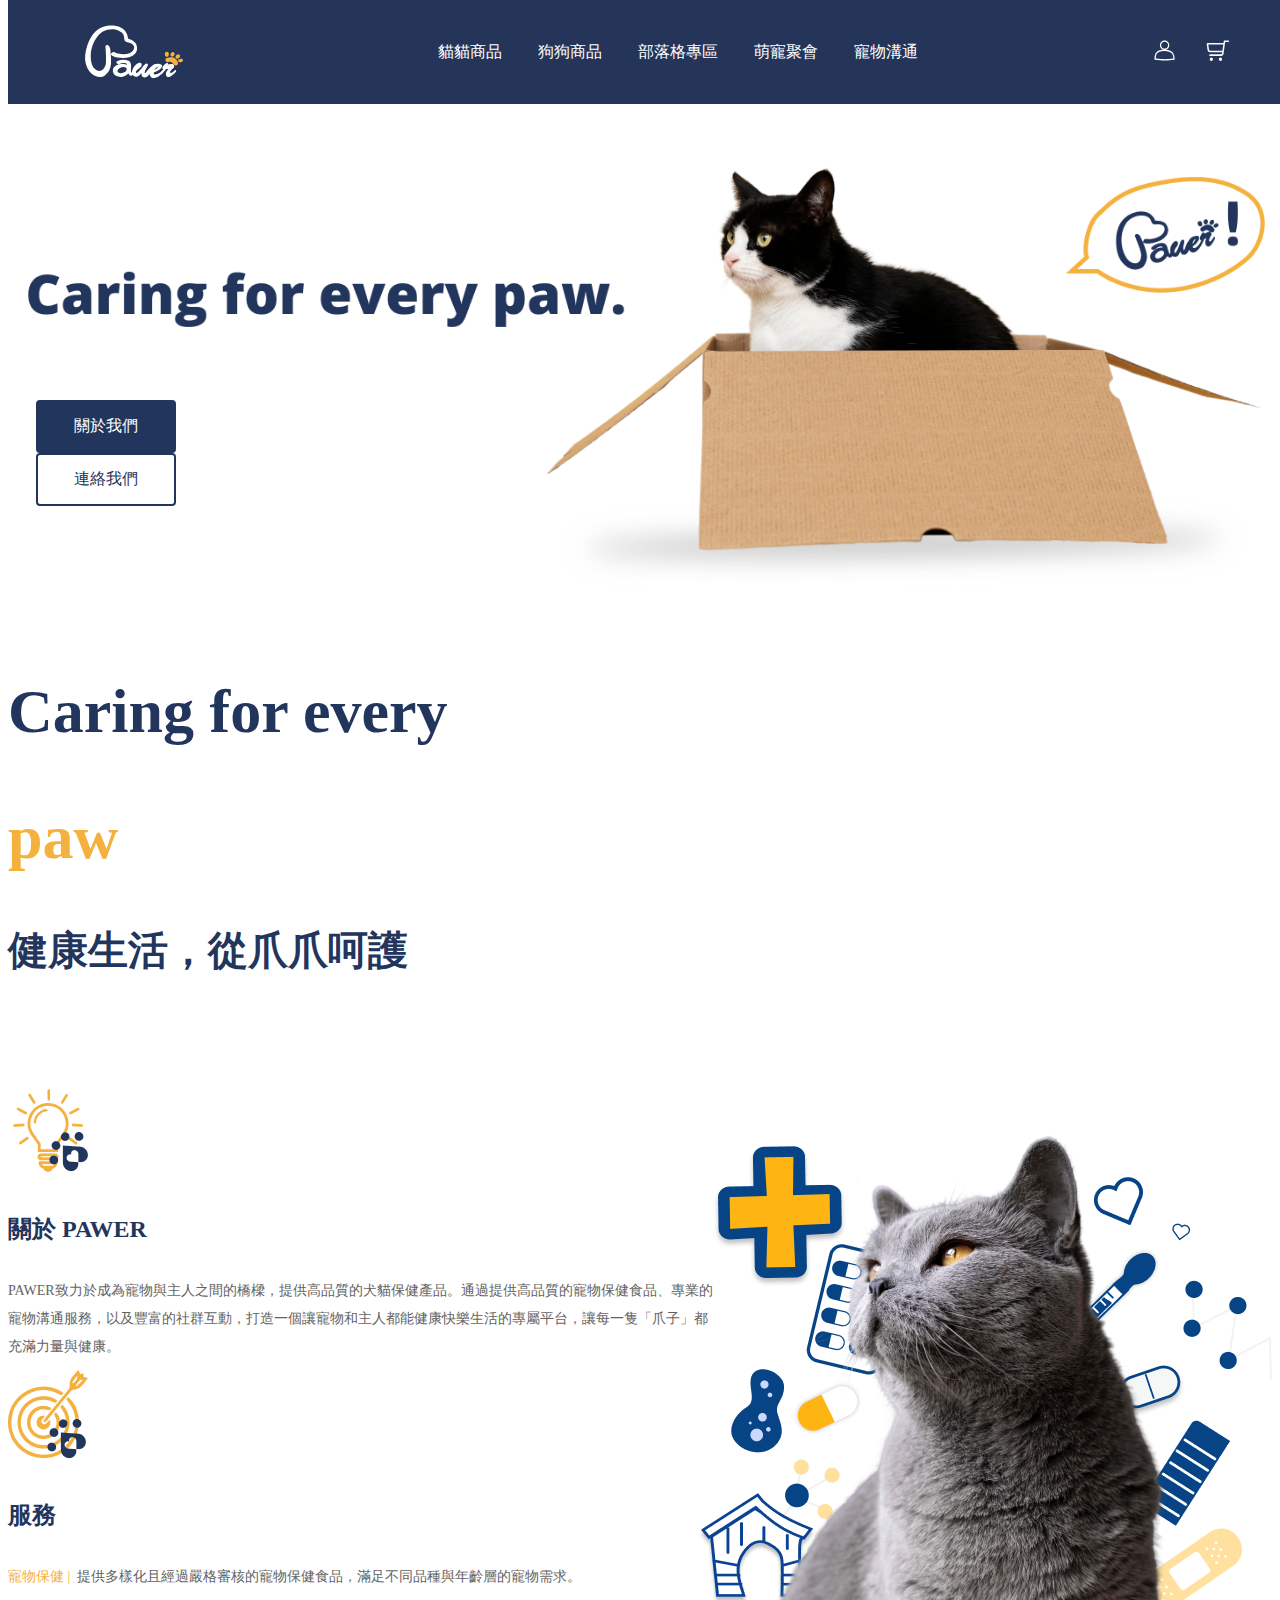
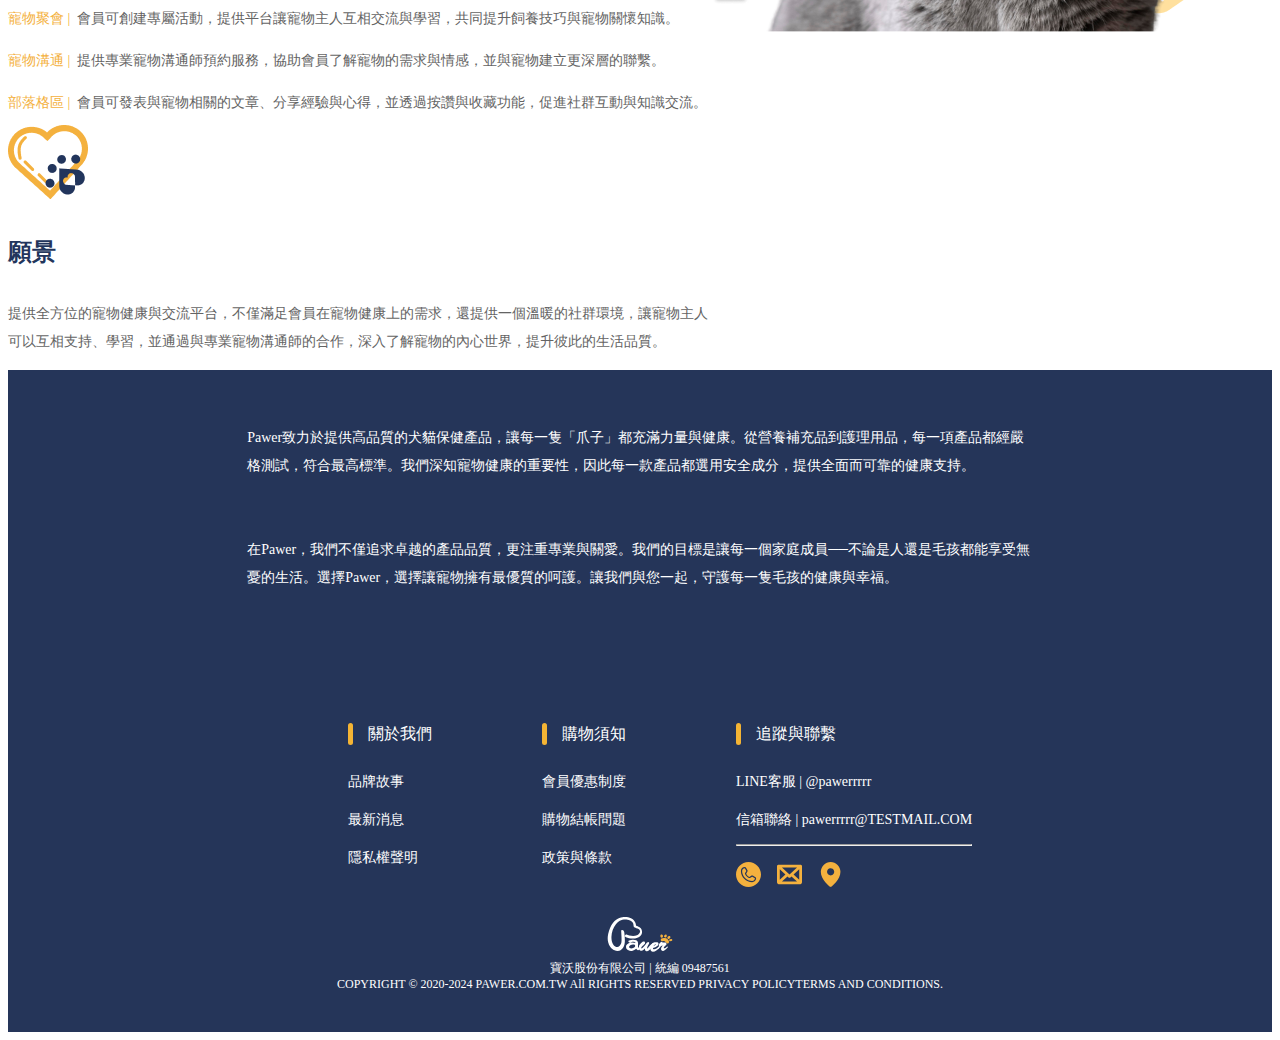
<file: index.html>
<!DOCTYPE html>
<html lang="en">
  <head>
    <title>Pawer寶沃寵物保健食品</title>
    <meta charset="utf-8" />
    <meta
      name="viewport"
      content="width=device-width, initial-scale=1, shrink-to-fit=no"
    />
    <link href="/assets/webIcon.png" rel="shortcut icon" />
    <link
      href="https://cdn.jsdelivr.net/npm/bootstrap@5.3.2/dist/css/bootstrap.min.css"
      rel="stylesheet"
      integrity="sha384-T3c6CoIi6uLrA9TneNEoa7RxnatzjcDSCmG1MXxSR1GAsXEV/Dwwykc2MPK8M2HN"
      crossorigin="anonymous"
    />
    <link rel="stylesheet" href="./productStyle/header.css" />
    <link rel="stylesheet" href="./productStyle/footer.css" />
    <link rel="stylesheet" href="./productStyle/index.css" />
  </head>

  <body>
    <header>
      <div class="navbar">
        <div class="navbar-leftbtn">
          <div class="navbar-rwd-listbar">
            <svg
              xmlns="http://www.w3.org/2000/svg"
              width="25"
              height="25"
              viewBox="0 0 25 25"
              fill="none"
            >
              <path
                fill-rule="evenodd"
                clip-rule="evenodd"
                d="M2 21C2 20.7348 2.10536 20.4804 2.29289 20.2929C2.48043 20.1054 2.73478 20 3 20H23C23.2652 20 23.5196 20.1054 23.7071 20.2929C23.8946 20.4804 24 20.7348 24 21C24 21.2652 23.8946 21.5196 23.7071 21.7071C23.5196 21.8946 23.2652 22 23 22H3C2.73478 22 2.48043 21.8946 2.29289 21.7071C2.10536 21.5196 2 21.2652 2 21ZM2 13C2 12.7348 2.10536 12.4804 2.29289 12.2929C2.48043 12.1054 2.73478 12 3 12H23C23.2652 12 23.5196 12.1054 23.7071 12.2929C23.8946 12.4804 24 12.7348 24 13C24 13.2652 23.8946 13.5196 23.7071 13.7071C23.5196 13.8946 23.2652 14 23 14H3C2.73478 14 2.48043 13.8946 2.29289 13.7071C2.10536 13.5196 2 13.2652 2 13ZM2 5C2 4.73478 2.10536 4.48043 2.29289 4.29289C2.48043 4.10536 2.73478 4 3 4H23C23.2652 4 23.5196 4.10536 23.7071 4.29289C23.8946 4.48043 24 4.73478 24 5C24 5.26522 23.8946 5.51957 23.7071 5.70711C23.5196 5.89464 23.2652 6 23 6H3C2.73478 6 2.48043 5.89464 2.29289 5.70711C2.10536 5.51957 2 5.26522 2 5Z"
                fill="white"
              />
            </svg>
          </div>
          <a href="" class="navbar-logo">
            <!-- <img src="./images/icon/LOGO.svg" alt=""> -->
            <svg
              xmlns="http://www.w3.org/2000/svg"
              width="115"
              height="64"
              viewBox="0 0 66 35"
              fill="none"
            >
              <path
                d="M10.5014 33.9354C8.47762 33.9354 6.4898 33.18 5.04728 31.8613C4.30648 31.1842 2.91257 29.7015 1.90968 27.3765C0.593978 24.3275 0.343519 20.849 1.16464 17.0372C2.23623 12.0634 3.79605 8.44389 6.07554 5.64458C10.0459 0.768006 15.0762 0.0146287 17.7203 0H17.8957C20.2312 0 22.0669 0.246598 24.5323 1.5078C26.2718 2.39806 27.5696 3.82227 28.3875 5.74176C28.6105 6.26526 29.0174 7.73022 28.9878 8.45956C28.9814 8.61734 29.0554 8.68317 29.3862 8.81065C31.6086 9.6727 31.8326 9.83048 32.4974 10.2996C32.603 10.3738 32.7203 10.4564 32.8598 10.5525C34.4112 11.612 34.8223 12.8053 35.0072 14.5075C35.3327 17.5084 33.3217 19.1719 32.0937 19.8961C30.7663 20.6797 29.1167 21.4091 26.07 21.4457C25.9463 21.4467 25.8237 21.4477 25.7012 21.4477C22.9429 21.4477 20.8663 21.0475 18.9662 20.1521C18.851 20.0977 18.739 20.0361 18.6334 19.9682C18.5446 19.9107 18.4622 19.8616 18.3892 19.8166C17.8566 19.4927 17.6178 19.3026 18.0194 18.5345C18.255 18.0842 18.8024 17.5586 19.5686 17.5586C19.8022 17.5586 20.0399 17.6077 20.2767 17.7059C20.4732 17.7874 20.6698 17.8763 20.8611 17.963C21.3451 18.1814 21.8027 18.3883 22.2655 18.4896C23.7503 18.8125 24.9709 18.963 26.1048 18.963C27.4861 18.963 28.751 18.7362 29.9737 18.2691C31.3835 17.73 32.9042 16.3685 33.0807 14.8095C33.198 13.774 32.6664 12.8314 31.5441 12.0854C30.8646 11.634 30.0488 11.4104 29.2615 11.1951C28.2237 10.9109 27.243 10.6424 26.8309 9.86287C26.6153 9.45431 26.5804 8.95798 26.5402 8.38328C26.4367 6.90161 26.3088 5.05839 22.9831 3.48999C21.5068 2.79303 19.4312 2.50464 18.6481 2.50464H18.5953C13.7299 2.58719 11.3616 4.30919 8.91513 7.25583C6.25202 10.4637 4.58018 15.1908 4.4428 19.9013C4.38151 22.0099 4.78943 26.1321 6.70961 28.2072C7.52968 29.0944 8.9035 30.0411 10.3006 30.0411C11.928 30.0411 13.2712 28.7475 14.1864 26.2982C14.8522 24.5177 14.4601 18.5262 14.3121 16.2713C14.2709 15.6443 14.2551 15.3873 14.2604 15.3068C14.2889 14.8607 14.2329 14.5514 14.1874 14.3027C14.1145 13.9004 14.0564 13.5838 14.5055 13.2254C14.7359 13.0415 15.0276 12.9412 15.3267 12.9412C15.7399 12.9412 16.1393 13.1313 16.4521 13.4772C16.9383 14.0153 17.212 14.6809 17.3134 15.5712C17.6949 18.9201 18.0183 22.1969 17.7879 25.4644C17.5544 28.7715 16.1309 31.3535 13.5565 33.1392C12.8147 33.6543 11.7304 33.9375 10.5035 33.9375L10.5014 33.9354Z"
                fill="white"
              />
              <path
                d="M24.0292 33.9354C22.1217 33.9354 20.5481 33.2593 19.7111 32.0817C19.0623 31.1685 18.8594 29.877 19.1933 28.7913C19.3825 28.1759 20.2966 26.1205 24.0926 25.4978C24.4699 25.4361 24.8915 25.4048 25.3459 25.4048C26.5243 25.4048 27.7163 25.6137 28.4381 25.9366C28.4032 25.8363 28.3546 25.7151 28.2944 25.5855C28.0524 25.062 27.3242 24.7371 26.3932 24.7371C26.2685 24.7371 26.1406 24.7433 26.0128 24.7548C24.9285 24.8551 24.4223 25.0871 24.0154 25.2752C23.7216 25.41 23.468 25.527 23.1129 25.527C22.891 25.527 22.648 25.4821 22.3457 25.387L22.332 25.3828L22.3193 25.3766C21.7444 25.1038 21.4231 24.7893 21.364 24.4445C21.3365 24.2836 21.3555 24.0412 21.6017 23.7987C21.8025 23.6013 22.6089 23.2805 22.9671 23.1561C23.7386 22.8886 24.5407 22.7277 25.3512 22.6776C25.6471 22.6587 25.9145 22.6504 26.1681 22.6504C27.339 22.6504 28.2796 22.8458 29.3131 23.3024C30.242 23.7131 30.8592 24.6284 31.0061 25.8144C31.0642 26.2825 31.041 27.1247 31.0156 28.017C30.9871 29.0337 30.9406 30.715 31.1213 31.0149C31.5028 30.9825 31.6021 30.763 31.9572 29.8456C32.1432 29.365 32.3979 28.7056 32.8079 27.8551C32.846 27.7757 32.9263 27.6095 33.0954 27.6095C33.1619 27.6095 33.2264 27.6388 33.2708 27.6889C33.4103 27.8457 33.405 28.2636 33.0964 30.7296C33.0763 30.8884 33.0573 31.0379 33.0415 31.1737L33.0647 31.203C33.1345 31.2886 33.1218 31.3461 33.0668 31.5864C32.9812 31.9668 32.9516 32.0953 32.7646 32.0953H32.7382C32.2996 32.8267 31.8029 33.1966 31.2576 33.1966C31.1551 33.1966 31.0505 33.183 30.948 33.1559C30.1469 32.9469 30.0201 32.8006 29.6597 32.2771C29.5858 32.1695 29.5023 32.0472 29.3955 31.9009C29.3173 31.7944 29.2666 31.7662 29.2508 31.7662C29.1937 31.7662 29.0584 31.8863 28.9496 31.9825L28.8851 32.0389C27.8812 32.9156 26.7832 33.4955 25.6207 33.764C25.1303 33.8769 24.5798 33.9375 24.0292 33.9375V33.9354ZM25.9346 27.3765C24.3758 27.3765 22.7346 28.3002 22.1978 29.4789C22.0171 29.8759 22.0308 30.2636 22.2358 30.599C22.5359 31.0891 23.2154 31.4098 24.0556 31.459C24.1179 31.4621 24.1814 31.4642 24.2458 31.4642C25.4506 31.4642 26.929 30.8445 27.7628 29.9919C28.0608 29.6857 28.2024 29.1152 28.1137 28.5729C28.0513 28.1915 27.8896 27.9063 27.6677 27.7903C27.1425 27.5155 26.5581 27.3765 25.9335 27.3765H25.9346Z"
                fill="white"
              />
              <path
                d="M60.539 26.4789C60.0307 26.4789 59.5562 26.2365 59.236 25.8123C59.1705 25.7255 59.106 25.6367 59.0416 25.549C58.9021 25.3577 58.7573 25.1602 58.6041 24.9816C57.97 24.2428 57.3771 23.9137 56.6839 23.9137C56.5032 23.9137 56.3098 23.9356 56.1079 23.9806C55.738 24.1174 55.4041 24.1874 55.1166 24.1874C54.4519 24.1874 54.0081 23.8311 53.8316 23.1582C53.7196 22.7308 53.7756 22.3306 53.9943 22.0005C54.2247 21.6525 54.6178 21.4184 55.104 21.3401C55.4052 21.292 55.6799 21.222 55.9452 21.1551C56.3436 21.0538 56.7547 20.9493 57.2419 20.9242C57.4321 20.9002 57.6234 20.8887 57.8094 20.8887C59.5731 20.8887 61.0082 21.9587 61.7459 23.8238C61.766 23.875 61.7871 23.9262 61.8082 23.9785C61.934 24.2878 62.0767 24.6378 62.0967 24.992C62.1306 25.6096 61.6518 26.2219 60.9839 26.4162C60.8392 26.458 60.6902 26.48 60.5411 26.48L60.539 26.4789Z"
                fill="#F4B13E"
              />
              <path
                d="M63.4179 24.3038C62.8124 24.3038 62.3696 23.9903 62.1403 23.3968L62.1286 23.3675L62.1265 23.3362C62.1075 23.0603 62.2238 22.7657 62.4478 22.5285C62.7944 22.1617 63.3535 21.959 64.0224 21.959C64.0435 21.959 64.0985 21.959 64.0985 21.959H64.1101C64.8668 22.0562 65.1637 22.1544 65.2863 22.8022C65.3983 23.3936 65.0633 23.9213 64.4726 24.0843C64.4356 24.0948 64.3923 24.1084 64.3416 24.124C64.1165 24.1951 63.7762 24.3027 63.4169 24.3027L63.4179 24.3038Z"
                fill="#F4B13E"
              />
              <path
                d="M54.7438 20.7007C54.2292 20.7007 53.7515 20.3757 53.5814 19.9097C53.4736 19.6129 53.3478 19.1563 53.3637 18.66C53.3869 17.938 53.9375 17.3936 54.6445 17.3936C54.6931 17.3936 54.7417 17.3967 54.7903 17.4009C55.5438 17.4803 56.0247 18.0947 55.9591 18.894C55.9549 18.9463 55.9475 18.9985 55.9412 19.0424L55.9369 19.0706V19.3799C55.9348 20.0361 55.5787 20.5304 55.007 20.6704C54.9235 20.6913 54.8347 20.7017 54.7449 20.7017L54.7438 20.7007Z"
                fill="#F4B13E"
              />
              <path
                d="M61.5676 21.982C61.4133 21.982 61.2675 21.9527 61.1365 21.8963C60.775 21.7385 60.4274 21.3174 60.3618 20.9559C60.2784 20.4992 60.6292 19.9789 60.7381 19.8305C60.9198 19.5829 61.1904 19.424 61.4514 19.2704C61.4979 19.2433 61.5444 19.215 61.5898 19.1879C61.7885 19.0667 62.0104 19.0029 62.2313 19.0029C62.896 19.0029 63.4191 19.5484 63.4212 20.2432C63.4223 20.6163 63.2247 21.0269 62.8802 21.3696C62.4934 21.7531 62.003 21.982 61.5687 21.982H61.5676Z"
                fill="#F4B13E"
              />
              <path
                d="M58.2735 20.5907C57.6193 20.5907 57.0582 20.0327 57.0466 19.3723C57.0328 18.549 57.8878 17.5176 58.5969 17.502H58.6254C59.2901 17.502 59.8206 18.0369 59.8322 18.7193C59.847 19.5771 59.0301 20.574 58.2988 20.5907H58.2735Z"
                fill="#F4B13E"
              />
              <path
                d="M40.0109 34.2665C39.7995 34.2665 39.5892 34.2372 39.3842 34.1798C39.0238 34.0784 38.7269 33.9771 38.4627 33.6897L38.4532 33.6782C38.4363 33.6573 38.4193 33.6364 38.4014 33.6155C38.1615 33.3271 37.9142 33.0293 37.9692 31.4254C37.8529 31.5445 37.7293 31.6741 37.6025 31.8078C36.7465 32.7075 35.6823 33.8276 34.7629 33.8276C34.7396 33.8276 34.7174 33.8276 34.6942 33.8255C33.3489 33.7545 31.7933 32.9666 31.843 30.9824C31.8926 29.1506 32.533 27.5363 33.6448 26.437C35.2923 24.7892 36.1811 24.5781 36.7708 24.5781C36.8511 24.5781 36.924 24.5823 36.9906 24.5854L37.0508 24.5886C37.3626 24.6022 37.6099 24.7066 37.7853 24.9C38.1245 25.2719 38.0886 25.8592 38.0674 26.2103C38.0632 26.274 38.06 26.3283 38.06 26.3712C38.06 26.8989 37.3573 27.4547 36.4685 28.158C35.4825 28.9375 34.3655 29.8204 34.2947 30.6501C34.2715 30.9291 34.3708 31.1872 34.6001 31.4411C34.6065 31.4484 34.616 31.4588 34.653 31.4588C35.3166 31.4588 37.3752 29.0723 38.5176 27.5676C38.5367 27.5446 38.5662 27.5028 38.6096 27.4422C39.7572 25.8498 40.6439 25.0755 41.3213 25.0755C41.5855 25.0755 41.9511 25.1946 42.19 25.761C42.4161 26.298 40.8732 28.7055 40.8584 28.7306C40.3913 29.4432 40.0912 30.4296 40.0912 31.2436C40.0912 31.301 40.107 31.487 40.3142 31.487C40.5372 31.487 40.87 31.045 41.3319 30.4327C41.8518 29.7441 42.563 28.8016 43.679 27.6972L43.6874 27.6888L43.697 27.6815C45.9912 25.8905 46.7056 25.6492 47.1019 25.6492C47.42 25.6492 47.569 25.8299 47.6673 25.9501C47.7487 26.0483 47.7688 26.064 47.8184 26.064C47.8882 26.064 48.1006 26.064 48.1376 26.2552C48.1777 26.46 48.0139 26.5237 47.5785 26.6961C47.3334 26.7923 46.7606 27.018 46.6845 27.1413C46.5228 27.4015 46.341 27.7066 46.1307 28.0608C44.7537 30.3826 42.4499 34.2696 40.0119 34.2696L40.0109 34.2665Z"
                fill="white"
              />
              <path
                d="M45.9777 34.6869C44.177 34.6869 43.322 33.0976 43.2734 31.5218C43.2174 29.6953 43.8547 27.9211 44.977 26.7759C45.9397 25.7947 47.2491 25.2754 48.7634 25.2754C49.0689 25.2754 49.3869 25.2963 49.7103 25.337L49.7737 25.3454C50.4776 25.4342 51.5417 25.568 51.5417 26.6306C51.5417 27.5815 50.8199 29.4059 46.0158 30.9931L45.983 31.3547C45.963 31.6013 46.0221 31.7956 46.1627 31.9461C46.3614 32.1582 46.7365 32.2804 47.1909 32.2804C48.5965 32.2804 50.3307 30.9043 51.4773 29.9931C51.5956 29.8991 51.7098 29.8092 51.8176 29.7246L52.0775 29.5208L52.3851 30.804L52.3153 30.8844C50.7174 32.7235 48.2139 34.6889 45.9788 34.6889L45.9777 34.6869ZM49.0953 27.059C48.216 27.2879 47.0567 28.0862 46.3709 29.3453C48.0491 28.6275 49.091 27.3704 49.1058 27.1134C49.1058 27.0852 49.0995 27.0674 49.0953 27.059Z"
                fill="white"
              />
              <path
                d="M55.7976 34.0735C54.6922 34.0735 54.0306 33.0819 54.0306 32.1237C54.0306 30.6985 54.9818 29.5679 55.8388 28.571L54.0528 28.9618C53.423 29.9169 52.6441 30.6556 51.8896 31.3714C51.674 31.5762 51.45 31.7883 51.2344 32.0015L50.874 32.3578V30.4853L50.9522 30.4226C51.3992 30.0653 51.8114 29.6316 52.2331 29.0715C51.9044 28.9514 51.7649 28.6902 51.7649 28.2335C51.7649 26.4875 54.186 24.7676 54.8592 24.7676C55.1963 24.7676 55.4816 25.0393 55.4816 25.3611C55.4816 25.4959 55.4605 25.6234 55.4288 25.7393C55.7659 25.6913 56.0787 25.6453 56.363 25.6035C57.2412 25.4739 57.8752 25.3799 58.2906 25.3799C58.5051 25.3799 58.7703 25.4008 58.9098 25.5669C59.2734 26.0215 59.4562 26.4248 59.5059 26.8762V26.8877L59.5069 26.8992C59.5069 27.6839 59.0187 28.082 58.503 28.5031L58.4702 28.5303C58.0718 28.8699 56.7624 30.0548 56.7624 30.9472C56.7624 31.1864 57.0298 31.3714 57.2602 31.3714C57.9397 31.3714 58.95 30.5156 59.6866 29.8908C59.9159 29.6964 60.1325 29.5125 60.3111 29.3787L60.5827 29.175L60.8258 30.4435L60.7571 30.5198C60.0861 31.27 57.2792 34.0735 55.7955 34.0735H55.7976Z"
                fill="white"
              />
            </svg>
          </a>
        </div>
        <div class="navbar-list">
          <a href="">貓貓商品</a>
          <a href="">狗狗商品</a>
          <a href="">部落格專區</a>
          <a href="">萌寵聚會</a>
          <a href="">寵物溝通</a>
        </div>
        <div class="navbar-rightbtn">
          <a class="navbar-member">
            <!-- <img src="./images/icon/member.svg" alt=""> -->
            <svg
              xmlns="http://www.w3.org/2000/svg"
              width="25"
              height="25"
              viewBox="0 0 40 40"
              fill="none"
            >
              <path
                fill-rule="evenodd"
                clip-rule="evenodd"
                d="M21.6927 18.8099C25.1278 18.1043 27.7112 15.0638 27.7112 11.4198C27.7112 7.25313 24.3335 3.87537 20.1668 3.87537C16.0001 3.87537 12.6223 7.25313 12.6223 11.4198C12.6223 15.0014 15.118 18 18.4652 18.7716C5.86281 19.1289 4 25.4935 4 34.7115C17.9368 36.4298 24.069 36.4298 36.3334 34.7115C36.3334 25.7253 33.5633 19.4507 21.6927 18.8099ZM25.7112 11.4198C25.7112 14.4819 23.2289 16.9643 20.1668 16.9643C17.1047 16.9643 14.6223 14.4819 14.6223 11.4198C14.6223 8.3577 17.1047 5.87537 20.1668 5.87537C23.2289 5.87537 25.7112 8.3577 25.7112 11.4198ZM34.2932 32.9713C23.8802 34.3508 17.9145 34.3452 6.02799 32.9419C6.15675 29.1294 6.75196 26.3388 8.26532 24.4091C9.90829 22.314 13.0497 20.7557 19.6092 20.7557C26.157 20.7557 29.6517 22.3107 31.5857 24.4992C33.3063 26.4463 34.1122 29.2435 34.2932 32.9713Z"
                fill="white"
              />
            </svg>
          </a>
          <button class="navbar-cart">
            <!-- <img src="./images/icon/cart.svg" alt=""> -->
            <svg
              xmlns="http://www.w3.org/2000/svg"
              width="25"
              height="25"
              viewBox="0 0 40 40"
              fill="none"
            >
              <path
                d="M25.9856 28.6919H7.78285C7.17444 28.6919 6.64416 28.158 6.64416 27.4406C6.64416 26.7232 7.17444 26.1893 7.78285 26.1893H25.7204C26.6095 26.1893 27.1554 25.5219 27.2958 24.5043L29.8538 5.93531C30.0098 4.65068 30.4465 4 32.0375 4H37.5124C38.1363 4 38.6666 4.58393 38.6666 5.25128C38.6666 5.93531 38.1363 6.51925 37.5124 6.51925H32.2403L29.7446 24.838C29.4171 27.207 28.2472 28.6919 25.9856 28.6919ZM28.8556 22.7524H7.75157C5.47433 22.7524 4.30449 21.2509 3.97693 18.8652L2.7291 10.0395C2.69795 9.82262 2.66668 9.55568 2.66668 9.40552C2.66668 8.60471 3.22823 8.05414 4.08607 8.05414H30.2126L30.197 10.5734H5.31833L6.42574 18.5648C6.55059 19.5993 7.06529 20.2499 7.98556 20.2499H28.8867L28.8556 22.7524ZM24.7533 36.8001C23.3495 36.8001 22.2264 35.6156 22.2264 34.0974C22.2264 32.5959 23.3495 31.3946 24.7533 31.3946C26.1727 31.3946 27.2958 32.5959 27.2958 34.0974C27.2958 35.6156 26.1727 36.8001 24.7533 36.8001ZM10.1692 36.8001C8.74983 36.8001 7.62685 35.6156 7.62685 34.0974C7.62685 32.5959 8.74983 31.3946 10.1692 31.3946C11.5731 31.3946 12.7117 32.5959 12.7117 34.0974C12.7117 35.6156 11.5731 36.8001 10.1692 36.8001Z"
                fill="#F9F9F8"
              />
            </svg>
          </button>
        </div>
      </div>
    </header>
    <div class="index">
      <main class="height">
        <!-- section-one  -->
        <section>
          <div class="container">
            <div class="row">
              <div class="position-relative">
                <div class="bg-banner">
                  <img src="./assets/aboutBanner.png" alt="" />
                </div>
                <div class="d-flex btnGap-wei">
                  <div class="btn btnPrimary-wei">關於我們</div>
                  <div class="btn btnWhite-wei">連絡我們</div>
                </div>
              </div>
            </div>
          </div>
        </section>
        <!-- section-two -->
        <section>
          <div class="container">
            <!-- 開頭文字區 -->
            <div class="row">
              <div
                class="textCP-wei col-12 d-flex justify-content-center align-items-center"
              >
                <p class="textCaring-wei">Caring for every&nbsp;</p>
                <p class="textPaw-wei">paw</p>
              </div>
              <div class="col d-flex justify-content-center">
                <p class="textLife-wei">健康生活，從爪爪呵護</p>
              </div>
            </div>
          </div>
          <div class="container sctNone-wei">
            <!-- 圖文區 -->
            <div class="row pdgap10-wei">
              <!-- 關於 PAWER -->
              <div class="col d-flex mat50">
                <div class="col">
                  <div class="col d-flex align-items-center">
                    <img src="./assets/light.png" alt="" />
                    <div class="col secms-4">
                      <p class="mb-2 textAB-wei">關於 PAWER</p>
                      <p class="mt-2 textAB-content-wei">
                        PAWER致力於成為寵物與主人之間的橋樑，提供高品質的犬貓保健產品。通過提供高品質的寵物保健食品、專業的寵物溝通服務，以及豐富的社群互動，打造一個讓寵物和主人都能健康快樂生活的專屬平台，讓每一隻「爪子」都充滿力量與健康。
                      </p>
                    </div>
                  </div>
                </div>
              </div>
              <div class="row servings-wei">
                <!-- 服務 -->
                <div class="col d-flex mat50">
                  <div class="col">
                    <div class="col d-flex align-items-center">
                      <img src="./assets/bow.png" alt="" />
                      <div class="col secms-4">
                        <p class="mb-2 textAB-wei">服務</p>
                        <div class="d-flex">
                          <p class="mt-2 serving-wei">
                            寵物保健 |&nbsp;<span class="serving-content-wei"
                              >&nbsp;提供多樣化且經過嚴格審核的寵物保健食品，滿足不同品種與年齡層的寵物需求。</span
                            >
                          </p>
                        </div>
                        <div class="d-flex">
                          <p class="mt-2 serving-wei">
                            寵物聚會 |&nbsp;<span class="serving-content-wei"
                              >&nbsp;會員可創建專屬活動，提供平台讓寵物主人互相交流與學習，共同提升飼養技巧與寵物關懷知識。</span
                            >
                          </p>
                        </div>
                        <div class="d-flex">
                          <p class="mt-2 serving-wei">
                            寵物溝通 |&nbsp;<span class="serving-content-wei"
                              >&nbsp;提供專業寵物溝通師預約服務，協助會員了解寵物的需求與情感，並與寵物建立更深層的聯繫。</span
                            >
                          </p>
                        </div>
                        <div class="d-flex">
                          <p class="mt-2 serving-wei">
                            部落格區 |&nbsp;<span class="serving-content-wei"
                              >&nbsp;會員可發表與寵物相關的文章、分享經驗與心得，並透過按讚與收藏功能，促進社群互動與知識交流。</span
                            >
                          </p>
                        </div>
                      </div>
                    </div>
                  </div>
                </div>
              </div>
              <div class="row servings-wei">
                <!-- 願景 -->
                <div class="col d-flex mat50">
                  <div class="col">
                    <div class="col d-flex align-items-center">
                      <img src="./assets/heart.png" alt="" />
                      <div class="col secms-4">
                        <p class="mb-2 textAB-wei">願景</p>
                        <p class="mt-3 serving-content-wei">
                          提供全方位的寵物健康與交流平台，不僅滿足會員在寵物健康上的需求，還提供一個溫暖的社群環境，讓寵物主<span
                            class="serving-contents-wei"
                            >人可以互相支持、學習，並通過與專業寵物溝通師的合作，深入了解寵物的內心世界，提升彼此的生活品質。</span
                          >
                        </p>
                      </div>
                    </div>
                  </div>
                </div>
              </div>
            </div>
            <div class="row "> <!-- 貓咪圖片 -->
              <div class="col rcat-wei">
                <img src="./assets/rightCat.png" alt="" />
              </div>
            </div>
          </div>
        </section>
      </main>
    </div>
    <footer>
      <div class="footer-wrapper">
        <div class="footer-section">
          <div class="footer-col">
            <div class="footer-col footer-endcontent footer-left-content-text">
              <p>
                Pawer致力於提供高品質的犬貓保健產品，讓每一隻「爪子」都充滿力量與健康。從營養補充品到護理用品，每一項產品都經嚴格測試，符合最高標準。我們深知寵物健康的重要性，因此每一款產品都選用安全成分，提供全面而可靠的健康支持。<br /><br /><br />在Pawer，我們不僅追求卓越的產品品質，更注重專業與關愛。我們的目標是讓每一個家庭成員──不論是人還是毛孩都能享受無憂的生活。選擇Pawer，選擇讓寵物擁有最優質的呵護。讓我們與您一起，守護每一隻毛孩的健康與幸福。
              </p>
            </div>
            <div class="footer-col">
              <div class="footer-box">
                <ul>
                  <li class="title">關於我們</li>
                  <li>品牌故事</li>
                  <li>最新消息</li>
                  <li>隱私權聲明</li>
                </ul>
              </div>
              <div class="footer-box">
                <ul>
                  <li class="title">購物須知</li>
                  <li>會員優惠制度</li>
                  <li>購物結帳問題</li>
                  <li>政策與條款</li>
                </ul>
              </div>
              <div class="footer-box">
                <ul>
                  <li class="title">追蹤與聯繫</li>
                  <li>LINE客服 | @pawerrrrr</li>
                  <li>信箱聯絡 | pawerrrrr@TESTMAIL.COM</li>
                  <hr />
                  <li class="footer-icon">
                    <svg
                      xmlns="http://www.w3.org/2000/svg"
                      width="25"
                      height="25"
                      viewBox="0 0 80 80"
                      fill="none"
                    >
                      <path
                        d="M43.1154 51.5594C43.6887 51.5256 44.2453 51.3535 44.7376 51.0579L51.7025 46.8792L60.5559 51.9381C60.4836 54.2412 59.5206 56.4265 57.8697 58.0339C56.2187 59.6414 54.0084 60.5456 51.7042 60.5563H51.6586C47.4464 60.5563 43.2756 59.7259 39.3846 58.1126C35.4937 56.4992 31.9589 54.1347 28.9826 51.1541C26.0063 48.1735 23.6468 44.6355 22.039 40.7422C20.4312 36.849 19.6067 32.677 19.6127 28.4648C19.6234 26.1606 20.5276 23.9503 22.1351 22.2994C23.7425 20.6484 25.9278 19.6854 28.2309 19.6132L33.2898 28.4665L29.1111 35.4314C28.8156 35.9238 28.6436 36.4804 28.6097 37.0538C28.5759 37.6271 28.6813 38.2001 28.9168 38.7238C31.4187 44.2927 35.8765 48.7504 41.4454 51.2522C41.9691 51.4879 42.5421 51.5933 43.1154 51.5594Z"
                        fill="#F4B13E"
                      />
                      <path
                        fill-rule="evenodd"
                        clip-rule="evenodd"
                        d="M40 80C62.0914 80 80 62.0914 80 40C80 17.9086 62.0914 0 40 0C17.9086 0 0 17.9086 0 40C0 62.0914 17.9086 80 40 80ZM28.1101 15.7441C29.542 15.6992 30.8816 16.4488 31.5924 17.6927L36.6513 26.5461C37.3459 27.7616 37.33 29.2575 36.6097 30.4581L32.5146 37.2835C34.6178 41.8713 38.2983 45.5517 42.886 47.6549L49.7114 43.5598C50.9119 42.8395 52.4079 42.8236 53.6234 43.5182L62.4768 48.5771C63.7207 49.2879 64.4703 50.6275 64.4254 52.0594C64.3217 55.3646 62.9398 58.5006 60.5705 60.8074C58.2012 63.1142 55.0294 64.4119 51.7227 64.4272L51.7047 64.4273H51.659C46.9381 64.4272 42.2634 63.4965 37.9025 61.6883C33.5415 59.8801 29.5798 57.2299 26.244 53.8893C22.9081 50.5488 20.2636 46.5833 18.4616 42.2198C16.6596 37.8562 15.7355 33.1803 15.7422 28.4593L15.7423 28.4468C15.7576 25.1401 17.0552 21.9683 19.3621 19.599C21.6689 17.2297 24.8049 15.8478 28.1101 15.7441Z"
                        fill="#F4B13E"
                      />
                    </svg>
                    <svg
                      xmlns="http://www.w3.org/2000/svg"
                      width="25"
                      height="25"
                      viewBox="0 0 80 80"
                      fill="none"
                    >
                      <path
                        d="M79.9946 13.3358C79.9926 13.2554 79.9885 13.175 79.9823 13.0949C79.977 13.0263 79.9702 12.9583 79.9618 12.8908C79.9526 12.8157 79.9409 12.741 79.9277 12.6663C79.9152 12.5957 79.9018 12.5258 79.8861 12.4565C79.87 12.3858 79.8513 12.3157 79.8318 12.2457C79.8121 12.1756 79.7918 12.1062 79.7689 12.0377C79.7463 11.9693 79.7208 11.902 79.6947 11.8347C79.6683 11.7671 79.6416 11.7001 79.6121 11.6342C79.5826 11.5684 79.5508 11.5035 79.5179 11.4388C79.485 11.3738 79.4513 11.3096 79.4153 11.2465C79.3801 11.1848 79.3426 11.1241 79.3043 11.0638C79.2636 10.9998 79.2216 10.9369 79.1779 10.8752C79.1385 10.8197 79.0975 10.7649 79.0551 10.711C79.0053 10.6474 78.9539 10.5854 78.9008 10.5248C78.8769 10.4974 78.8565 10.4682 78.8317 10.4413C78.8108 10.4185 78.7876 10.3991 78.7665 10.3769C78.7118 10.3196 78.6552 10.2646 78.5977 10.2104C78.5462 10.1618 78.4945 10.1138 78.4411 10.0681C78.387 10.0219 78.3312 9.97802 78.2749 9.93434C78.2147 9.88767 78.1547 9.8413 78.0926 9.79808C78.0378 9.75983 77.981 9.72437 77.9244 9.68857C77.859 9.64725 77.7937 9.60602 77.7266 9.5684C77.6671 9.53495 77.6056 9.50475 77.5443 9.474C77.4779 9.44073 77.4117 9.40727 77.3441 9.37743C77.2772 9.34813 77.2088 9.32236 77.1405 9.29623C77.0754 9.27146 77.0108 9.24623 76.9448 9.22462C76.8726 9.20084 76.799 9.18085 76.7253 9.16078C76.6596 9.14287 76.5943 9.12488 76.5281 9.11004C76.4551 9.09367 76.3809 9.08083 76.3064 9.06819C76.2359 9.05616 76.1654 9.04448 76.0943 9.03581C76.0247 9.0274 75.9545 9.02171 75.8838 9.01656C75.8051 9.01077 75.7265 9.00634 75.6474 9.00462C75.6165 9.00398 75.5867 9 75.5555 9H4.44444C4.41388 9 4.38422 9.00398 4.35366 9.00461C4.27354 9.00624 4.19379 9.01076 4.11386 9.01673C4.0446 9.02179 3.97571 9.02731 3.90733 9.03554C3.83464 9.0444 3.7623 9.05633 3.68996 9.06872C3.61744 9.0812 3.5451 9.09368 3.47366 9.10959C3.40548 9.12478 3.33821 9.14341 3.27057 9.16186C3.19878 9.18149 3.12716 9.20083 3.057 9.22398C2.989 9.24622 2.92227 9.27217 2.85517 9.29776C2.7888 9.32317 2.72243 9.34813 2.65769 9.3767C2.58788 9.40726 2.51989 9.44162 2.45171 9.47589C2.39221 9.50573 2.33271 9.53503 2.27502 9.5674C2.2063 9.60583 2.13957 9.64806 2.07266 9.69036C2.01732 9.72536 1.96198 9.75999 1.90827 9.79733C1.84552 9.8411 1.78456 9.88803 1.72382 9.93532C1.66812 9.97854 1.61296 10.0218 1.55961 10.0675C1.50572 10.1135 1.45364 10.1619 1.40174 10.2109C1.34441 10.265 1.28817 10.3198 1.23373 10.3768C1.21239 10.399 1.18924 10.4184 1.16827 10.4412C1.14349 10.4682 1.12306 10.4974 1.09918 10.5248C1.04602 10.5855 0.994596 10.6475 0.944922 10.711C0.902604 10.765 0.861673 10.8198 0.822129 10.8752C0.778363 10.9368 0.736408 10.9998 0.695719 11.0638C0.657378 11.1241 0.619945 11.1848 0.584678 11.2464C0.548693 11.3095 0.515048 11.3738 0.482141 11.4387C0.449226 11.5034 0.417396 11.5684 0.387919 11.6344C0.358441 11.7001 0.331678 11.7669 0.305456 11.8343C0.279233 11.9018 0.253733 11.9693 0.230948 12.0376C0.208159 12.1062 0.187904 12.1757 0.168193 12.2457C0.148663 12.3157 0.130044 12.3858 0.113941 12.4565C0.0982074 12.5257 0.0848221 12.5957 0.0723443 12.6662C0.0591443 12.7409 0.047389 12.8156 0.0381668 12.8908C0.0296655 12.9583 0.0228533 13.0263 0.0177299 13.0948C0.0114015 13.1751 0.00730225 13.2555 0.00543312 13.3358C0.00470349 13.3723 0 13.4077 0 13.4444V63.8148C0.0006064 64.8445 0.216651 65.8627 0.634247 66.8039C1.05184 67.7451 1.66175 68.5885 2.42477 69.2799L2.42514 69.2803C3.78421 70.5286 5.5621 71.2215 7.40741 71.2222H72.5926C74.4372 71.2215 76.2145 70.5291 77.5734 69.2817L77.5787 69.2769C78.3406 68.5855 78.9497 67.7424 79.3666 66.8018C79.7836 65.8611 79.9994 64.8437 80 63.8148V13.4444C80 13.4077 79.9953 13.3723 79.9946 13.3358ZM8.88889 23.5476L26.9582 40.1112L8.88889 56.6749V23.5476ZM43.5127 36.7878L43.5113 36.7892L40 40.0079L15.8702 17.8889H64.1298L43.5127 36.7878ZM33.5355 46.1403L36.9969 49.3133C37.8165 50.0647 38.8881 50.4815 40 50.4815C41.1119 50.4815 42.1835 50.0647 43.0031 49.3133L46.4647 46.1403L64.13 62.3333H15.8702L33.5355 46.1403ZM53.0418 40.1111L71.1111 23.5476V56.6745L53.0418 40.1111Z"
                        fill="#F4B13E"
                      />
                    </svg>
                    <svg
                      xmlns="http://www.w3.org/2000/svg"
                      width="25"
                      height="25"
                      viewBox="0 0 80 80"
                      fill="none"
                    >
                      <path
                        d="M40.4286 0C32.0962 0.00988651 24.108 3.32428 18.2161 9.21613C12.3243 15.108 9.00989 23.0962 9 31.4286C9 58.3203 37.5714 78.6328 38.7879 79.4838C39.2691 79.8198 39.8417 80 40.4286 80C41.0154 80 41.5881 79.8198 42.0692 79.4838C43.2857 78.6328 71.8571 58.3203 71.8571 31.4286C71.8473 23.0962 68.5329 15.108 62.641 9.21613C56.7491 3.32428 48.7609 0.00988556 40.4286 0ZM40.4307 20.001C42.691 20.001 44.9006 20.6713 46.78 21.9271C48.6595 23.1829 50.1243 24.9678 50.9893 27.0561C51.8543 29.1444 52.0806 31.4423 51.6396 33.6592C51.1987 35.8761 50.1102 37.9125 48.5119 39.5108C46.9136 41.1091 44.8772 42.1976 42.6603 42.6386C40.4433 43.0796 38.1454 42.8532 36.0571 41.9882C33.9688 41.1232 32.1839 39.6584 30.9282 37.779C29.6724 35.8996 29.0021 33.69 29.0021 31.4296C29.0021 29.9288 29.2976 28.4426 29.872 27.056C30.4463 25.6694 31.2881 24.4095 32.3493 23.3483C33.4106 22.287 34.6705 21.4452 36.0571 20.8709C37.4437 20.2966 38.9298 20.001 40.4307 20.001Z"
                        fill="#F4B13E"
                      />
                    </svg>
                  </li>
                </ul>
              </div>
            </div>
          </div>
        </div>
        <div class="footer-section-svg">
          <div class="footer-col-svg powerSvg">
            <svg
              xmlns="http://www.w3.org/2000/svg"
              width="66"
              height="35"
              viewBox="0 0 66 35"
              fill="none"
            >
              <path
                d="M10.5014 33.9354C8.47762 33.9354 6.4898 33.18 5.04728 31.8613C4.30648 31.1842 2.91257 29.7015 1.90968 27.3765C0.593978 24.3275 0.343519 20.849 1.16464 17.0372C2.23623 12.0634 3.79605 8.44389 6.07554 5.64458C10.0459 0.768006 15.0762 0.0146287 17.7203 0H17.8957C20.2312 0 22.0669 0.246598 24.5323 1.5078C26.2718 2.39806 27.5696 3.82227 28.3875 5.74176C28.6105 6.26526 29.0174 7.73022 28.9878 8.45956C28.9814 8.61734 29.0554 8.68317 29.3862 8.81065C31.6086 9.6727 31.8326 9.83048 32.4974 10.2996C32.603 10.3738 32.7203 10.4564 32.8598 10.5525C34.4112 11.612 34.8223 12.8053 35.0072 14.5075C35.3327 17.5084 33.3217 19.1719 32.0937 19.8961C30.7663 20.6797 29.1167 21.4091 26.07 21.4457C25.9463 21.4467 25.8237 21.4477 25.7012 21.4477C22.9429 21.4477 20.8663 21.0475 18.9662 20.1521C18.851 20.0977 18.739 20.0361 18.6334 19.9682C18.5446 19.9107 18.4622 19.8616 18.3892 19.8166C17.8566 19.4927 17.6178 19.3026 18.0194 18.5345C18.255 18.0842 18.8024 17.5586 19.5686 17.5586C19.8022 17.5586 20.0399 17.6077 20.2767 17.7059C20.4732 17.7874 20.6698 17.8763 20.8611 17.963C21.3451 18.1814 21.8027 18.3883 22.2655 18.4896C23.7503 18.8125 24.9709 18.963 26.1048 18.963C27.4861 18.963 28.751 18.7362 29.9737 18.2691C31.3835 17.73 32.9042 16.3685 33.0807 14.8095C33.198 13.774 32.6664 12.8314 31.5441 12.0854C30.8646 11.634 30.0488 11.4104 29.2615 11.1951C28.2237 10.9109 27.243 10.6424 26.8309 9.86287C26.6153 9.45431 26.5804 8.95798 26.5402 8.38328C26.4367 6.90161 26.3088 5.05839 22.9831 3.48999C21.5068 2.79303 19.4312 2.50464 18.6481 2.50464H18.5953C13.7299 2.58719 11.3616 4.30919 8.91513 7.25583C6.25202 10.4637 4.58018 15.1908 4.4428 19.9013C4.38151 22.0099 4.78943 26.1321 6.70961 28.2072C7.52968 29.0944 8.9035 30.0411 10.3006 30.0411C11.928 30.0411 13.2712 28.7475 14.1864 26.2982C14.8522 24.5177 14.4601 18.5262 14.3121 16.2713C14.2709 15.6443 14.2551 15.3873 14.2604 15.3068C14.2889 14.8607 14.2329 14.5514 14.1874 14.3027C14.1145 13.9004 14.0564 13.5838 14.5055 13.2254C14.7359 13.0415 15.0276 12.9412 15.3267 12.9412C15.7399 12.9412 16.1393 13.1313 16.4521 13.4772C16.9383 14.0153 17.212 14.6809 17.3134 15.5712C17.6949 18.9201 18.0183 22.1969 17.7879 25.4644C17.5544 28.7715 16.1309 31.3535 13.5565 33.1392C12.8147 33.6543 11.7304 33.9375 10.5035 33.9375L10.5014 33.9354Z"
                fill="white"
              />
              <path
                d="M24.0292 33.9354C22.1217 33.9354 20.5481 33.2593 19.7111 32.0817C19.0623 31.1685 18.8594 29.877 19.1933 28.7913C19.3825 28.1759 20.2966 26.1205 24.0926 25.4978C24.4699 25.4361 24.8915 25.4048 25.3459 25.4048C26.5243 25.4048 27.7163 25.6137 28.4381 25.9366C28.4032 25.8363 28.3546 25.7151 28.2944 25.5855C28.0524 25.062 27.3242 24.7371 26.3932 24.7371C26.2685 24.7371 26.1406 24.7433 26.0128 24.7548C24.9285 24.8551 24.4223 25.0871 24.0154 25.2752C23.7216 25.41 23.468 25.527 23.1129 25.527C22.891 25.527 22.648 25.4821 22.3457 25.387L22.332 25.3828L22.3193 25.3766C21.7444 25.1038 21.4231 24.7893 21.364 24.4445C21.3365 24.2836 21.3555 24.0412 21.6017 23.7987C21.8025 23.6013 22.6089 23.2805 22.9671 23.1561C23.7386 22.8886 24.5407 22.7277 25.3512 22.6776C25.6471 22.6587 25.9145 22.6504 26.1681 22.6504C27.339 22.6504 28.2796 22.8458 29.3131 23.3024C30.242 23.7131 30.8592 24.6284 31.0061 25.8144C31.0642 26.2825 31.041 27.1247 31.0156 28.017C30.9871 29.0337 30.9406 30.715 31.1213 31.0149C31.5028 30.9825 31.6021 30.763 31.9572 29.8456C32.1432 29.365 32.3979 28.7056 32.8079 27.8551C32.846 27.7757 32.9263 27.6095 33.0954 27.6095C33.1619 27.6095 33.2264 27.6388 33.2708 27.6889C33.4103 27.8457 33.405 28.2636 33.0964 30.7296C33.0763 30.8884 33.0573 31.0379 33.0415 31.1737L33.0647 31.203C33.1345 31.2886 33.1218 31.3461 33.0668 31.5864C32.9812 31.9668 32.9516 32.0953 32.7646 32.0953H32.7382C32.2996 32.8267 31.8029 33.1966 31.2576 33.1966C31.1551 33.1966 31.0505 33.183 30.948 33.1559C30.1469 32.9469 30.0201 32.8006 29.6597 32.2771C29.5858 32.1695 29.5023 32.0472 29.3955 31.9009C29.3173 31.7944 29.2666 31.7662 29.2508 31.7662C29.1937 31.7662 29.0584 31.8863 28.9496 31.9825L28.8851 32.0389C27.8812 32.9156 26.7832 33.4955 25.6207 33.764C25.1303 33.8769 24.5798 33.9375 24.0292 33.9375V33.9354ZM25.9346 27.3765C24.3758 27.3765 22.7346 28.3002 22.1978 29.4789C22.0171 29.8759 22.0308 30.2636 22.2358 30.599C22.5359 31.0891 23.2154 31.4098 24.0556 31.459C24.1179 31.4621 24.1814 31.4642 24.2458 31.4642C25.4506 31.4642 26.929 30.8445 27.7628 29.9919C28.0608 29.6857 28.2024 29.1152 28.1137 28.5729C28.0513 28.1915 27.8896 27.9063 27.6677 27.7903C27.1425 27.5155 26.5581 27.3765 25.9335 27.3765H25.9346Z"
                fill="white"
              />
              <path
                d="M60.539 26.4789C60.0307 26.4789 59.5562 26.2365 59.236 25.8123C59.1705 25.7255 59.106 25.6367 59.0416 25.549C58.9021 25.3577 58.7573 25.1602 58.6041 24.9816C57.97 24.2428 57.3771 23.9137 56.6839 23.9137C56.5032 23.9137 56.3098 23.9356 56.1079 23.9806C55.738 24.1174 55.4041 24.1874 55.1166 24.1874C54.4519 24.1874 54.0081 23.8311 53.8316 23.1582C53.7196 22.7308 53.7756 22.3306 53.9943 22.0005C54.2247 21.6525 54.6178 21.4184 55.104 21.3401C55.4052 21.292 55.6799 21.222 55.9452 21.1551C56.3436 21.0538 56.7547 20.9493 57.2419 20.9242C57.4321 20.9002 57.6234 20.8887 57.8094 20.8887C59.5731 20.8887 61.0082 21.9587 61.7459 23.8238C61.766 23.875 61.7871 23.9262 61.8082 23.9785C61.934 24.2878 62.0767 24.6378 62.0967 24.992C62.1306 25.6096 61.6518 26.2219 60.9839 26.4162C60.8392 26.458 60.6902 26.48 60.5411 26.48L60.539 26.4789Z"
                fill="#F4B13E"
              />
              <path
                d="M63.4179 24.3038C62.8124 24.3038 62.3696 23.9903 62.1403 23.3968L62.1286 23.3675L62.1265 23.3362C62.1075 23.0603 62.2238 22.7657 62.4478 22.5285C62.7944 22.1617 63.3535 21.959 64.0224 21.959C64.0435 21.959 64.0985 21.959 64.0985 21.959H64.1101C64.8668 22.0562 65.1637 22.1544 65.2863 22.8022C65.3983 23.3936 65.0633 23.9213 64.4726 24.0843C64.4356 24.0948 64.3923 24.1084 64.3416 24.124C64.1165 24.1951 63.7762 24.3027 63.4169 24.3027L63.4179 24.3038Z"
                fill="#F4B13E"
              />
              <path
                d="M54.7438 20.7007C54.2292 20.7007 53.7515 20.3757 53.5814 19.9097C53.4736 19.6129 53.3478 19.1563 53.3637 18.66C53.3869 17.938 53.9375 17.3936 54.6445 17.3936C54.6931 17.3936 54.7417 17.3967 54.7903 17.4009C55.5438 17.4803 56.0247 18.0947 55.9591 18.894C55.9549 18.9463 55.9475 18.9985 55.9412 19.0424L55.9369 19.0706V19.3799C55.9348 20.0361 55.5787 20.5304 55.007 20.6704C54.9235 20.6913 54.8347 20.7017 54.7449 20.7017L54.7438 20.7007Z"
                fill="#F4B13E"
              />
              <path
                d="M61.5676 21.982C61.4133 21.982 61.2675 21.9527 61.1365 21.8963C60.775 21.7385 60.4274 21.3174 60.3618 20.9559C60.2784 20.4992 60.6292 19.9789 60.7381 19.8305C60.9198 19.5829 61.1904 19.424 61.4514 19.2704C61.4979 19.2433 61.5444 19.215 61.5898 19.1879C61.7885 19.0667 62.0104 19.0029 62.2313 19.0029C62.896 19.0029 63.4191 19.5484 63.4212 20.2432C63.4223 20.6163 63.2247 21.0269 62.8802 21.3696C62.4934 21.7531 62.003 21.982 61.5687 21.982H61.5676Z"
                fill="#F4B13E"
              />
              <path
                d="M58.2735 20.5907C57.6193 20.5907 57.0582 20.0327 57.0466 19.3723C57.0328 18.549 57.8878 17.5176 58.5969 17.502H58.6254C59.2901 17.502 59.8206 18.0369 59.8322 18.7193C59.847 19.5771 59.0301 20.574 58.2988 20.5907H58.2735Z"
                fill="#F4B13E"
              />
              <path
                d="M40.0109 34.2665C39.7995 34.2665 39.5892 34.2372 39.3842 34.1798C39.0238 34.0784 38.7269 33.9771 38.4627 33.6897L38.4532 33.6782C38.4363 33.6573 38.4193 33.6364 38.4014 33.6155C38.1615 33.3271 37.9142 33.0293 37.9692 31.4254C37.8529 31.5445 37.7293 31.6741 37.6025 31.8078C36.7465 32.7075 35.6823 33.8276 34.7629 33.8276C34.7396 33.8276 34.7174 33.8276 34.6942 33.8255C33.3489 33.7545 31.7933 32.9666 31.843 30.9824C31.8926 29.1506 32.533 27.5363 33.6448 26.437C35.2923 24.7892 36.1811 24.5781 36.7708 24.5781C36.8511 24.5781 36.924 24.5823 36.9906 24.5854L37.0508 24.5886C37.3626 24.6022 37.6099 24.7066 37.7853 24.9C38.1245 25.2719 38.0886 25.8592 38.0674 26.2103C38.0632 26.274 38.06 26.3283 38.06 26.3712C38.06 26.8989 37.3573 27.4547 36.4685 28.158C35.4825 28.9375 34.3655 29.8204 34.2947 30.6501C34.2715 30.9291 34.3708 31.1872 34.6001 31.4411C34.6065 31.4484 34.616 31.4588 34.653 31.4588C35.3166 31.4588 37.3752 29.0723 38.5176 27.5676C38.5367 27.5446 38.5662 27.5028 38.6096 27.4422C39.7572 25.8498 40.6439 25.0755 41.3213 25.0755C41.5855 25.0755 41.9511 25.1946 42.19 25.761C42.4161 26.298 40.8732 28.7055 40.8584 28.7306C40.3913 29.4432 40.0912 30.4296 40.0912 31.2436C40.0912 31.301 40.107 31.487 40.3142 31.487C40.5372 31.487 40.87 31.045 41.3319 30.4327C41.8518 29.7441 42.563 28.8016 43.679 27.6972L43.6874 27.6888L43.697 27.6815C45.9912 25.8905 46.7056 25.6492 47.1019 25.6492C47.42 25.6492 47.569 25.8299 47.6673 25.9501C47.7487 26.0483 47.7688 26.064 47.8184 26.064C47.8882 26.064 48.1006 26.064 48.1376 26.2552C48.1777 26.46 48.0139 26.5237 47.5785 26.6961C47.3334 26.7923 46.7606 27.018 46.6845 27.1413C46.5228 27.4015 46.341 27.7066 46.1307 28.0608C44.7537 30.3826 42.4499 34.2696 40.0119 34.2696L40.0109 34.2665Z"
                fill="white"
              />
              <path
                d="M45.9777 34.6869C44.177 34.6869 43.322 33.0976 43.2734 31.5218C43.2174 29.6953 43.8547 27.9211 44.977 26.7759C45.9397 25.7947 47.2491 25.2754 48.7634 25.2754C49.0689 25.2754 49.3869 25.2963 49.7103 25.337L49.7737 25.3454C50.4776 25.4342 51.5417 25.568 51.5417 26.6306C51.5417 27.5815 50.8199 29.4059 46.0158 30.9931L45.983 31.3547C45.963 31.6013 46.0221 31.7956 46.1627 31.9461C46.3614 32.1582 46.7365 32.2804 47.1909 32.2804C48.5965 32.2804 50.3307 30.9043 51.4773 29.9931C51.5956 29.8991 51.7098 29.8092 51.8176 29.7246L52.0775 29.5208L52.3851 30.804L52.3153 30.8844C50.7174 32.7235 48.2139 34.6889 45.9788 34.6889L45.9777 34.6869ZM49.0953 27.059C48.216 27.2879 47.0567 28.0862 46.3709 29.3453C48.0491 28.6275 49.091 27.3704 49.1058 27.1134C49.1058 27.0852 49.0995 27.0674 49.0953 27.059Z"
                fill="white"
              />
              <path
                d="M55.7976 34.0735C54.6922 34.0735 54.0306 33.0819 54.0306 32.1237C54.0306 30.6985 54.9818 29.5679 55.8388 28.571L54.0528 28.9618C53.423 29.9169 52.6441 30.6556 51.8896 31.3714C51.674 31.5762 51.45 31.7883 51.2344 32.0015L50.874 32.3578V30.4853L50.9522 30.4226C51.3992 30.0653 51.8114 29.6316 52.2331 29.0715C51.9044 28.9514 51.7649 28.6902 51.7649 28.2335C51.7649 26.4875 54.186 24.7676 54.8592 24.7676C55.1963 24.7676 55.4816 25.0393 55.4816 25.3611C55.4816 25.4959 55.4605 25.6234 55.4288 25.7393C55.7659 25.6913 56.0787 25.6453 56.363 25.6035C57.2412 25.4739 57.8752 25.3799 58.2906 25.3799C58.5051 25.3799 58.7703 25.4008 58.9098 25.5669C59.2734 26.0215 59.4562 26.4248 59.5059 26.8762V26.8877L59.5069 26.8992C59.5069 27.6839 59.0187 28.082 58.503 28.5031L58.4702 28.5303C58.0718 28.8699 56.7624 30.0548 56.7624 30.9472C56.7624 31.1864 57.0298 31.3714 57.2602 31.3714C57.9397 31.3714 58.95 30.5156 59.6866 29.8908C59.9159 29.6964 60.1325 29.5125 60.3111 29.3787L60.5827 29.175L60.8258 30.4435L60.7571 30.5198C60.0861 31.27 57.2792 34.0735 55.7955 34.0735H55.7976Z"
                fill="white"
              />
            </svg>
          </div>
          <!-- <div>拋瓦股份有限公司 | 統編 09487561</div> -->
          <div>
            <div class="footer-down">
              寶沃股份有限公司 | 統編 09487561
              <br />
              COPYRIGHT © 2020-2024 PAWER.COM.TW All RIGHTS RESERVED PRIVACY
              POLICYTERMS AND CONDITIONS.
            </div>
          </div>
        </div>
      </div>
    </footer>
    <!-- Bootstrap JavaScript Libraries -->
    <script
      src="https://cdn.jsdelivr.net/npm/@popperjs/core@2.11.8/dist/umd/popper.min.js"
      integrity="sha384-I7E8VVD/ismYTF4hNIPjVp/Zjvgyol6VFvRkX/vR+Vc4jQkC+hVqc2pM8ODewa9r"
      crossorigin="anonymous"
    ></script>

    <script
      src="https://cdn.jsdelivr.net/npm/bootstrap@5.3.2/dist/js/bootstrap.min.js"
      integrity="sha384-BBtl+eGJRgqQAUMxJ7pMwbEyER4l1g+O15P+16Ep7Q9Q+zqX6gSbd85u4mG4QzX+"
      crossorigin="anonymous"
    ></script>
  </body>
</html>
</file>
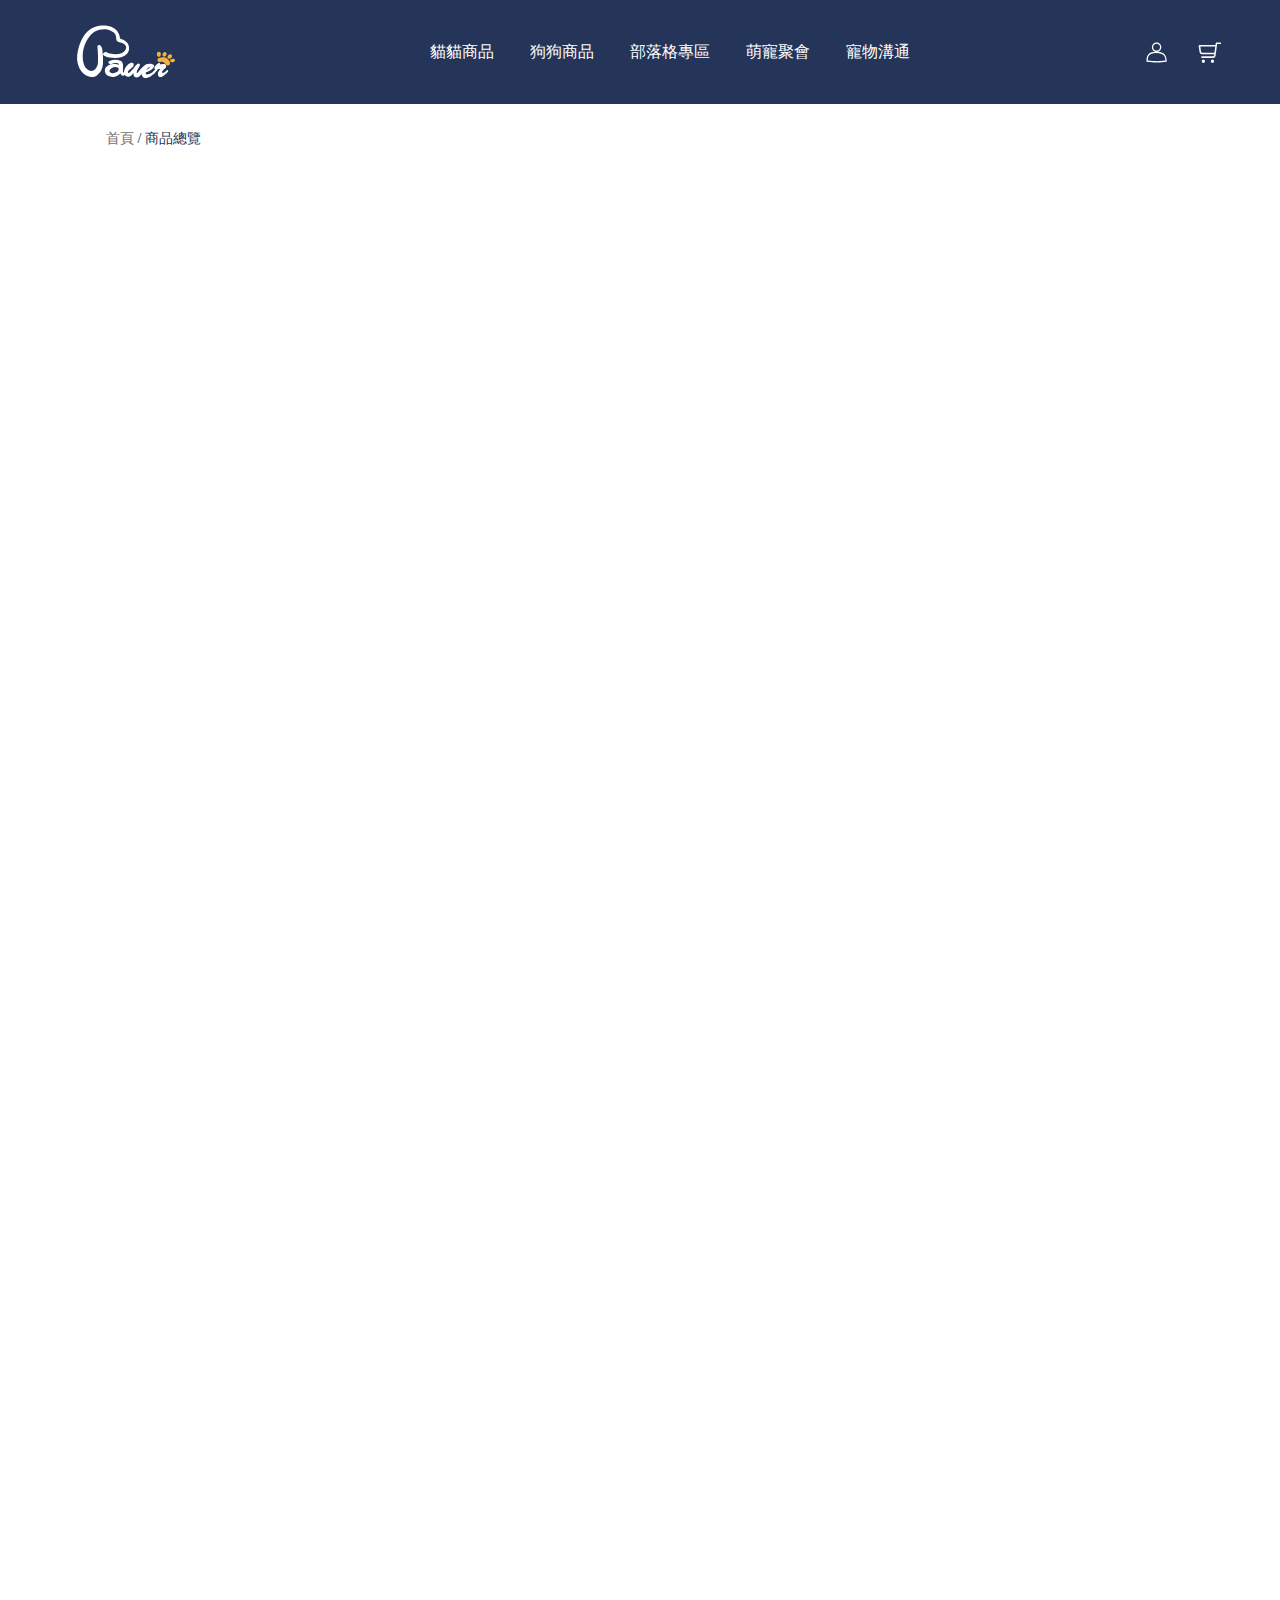
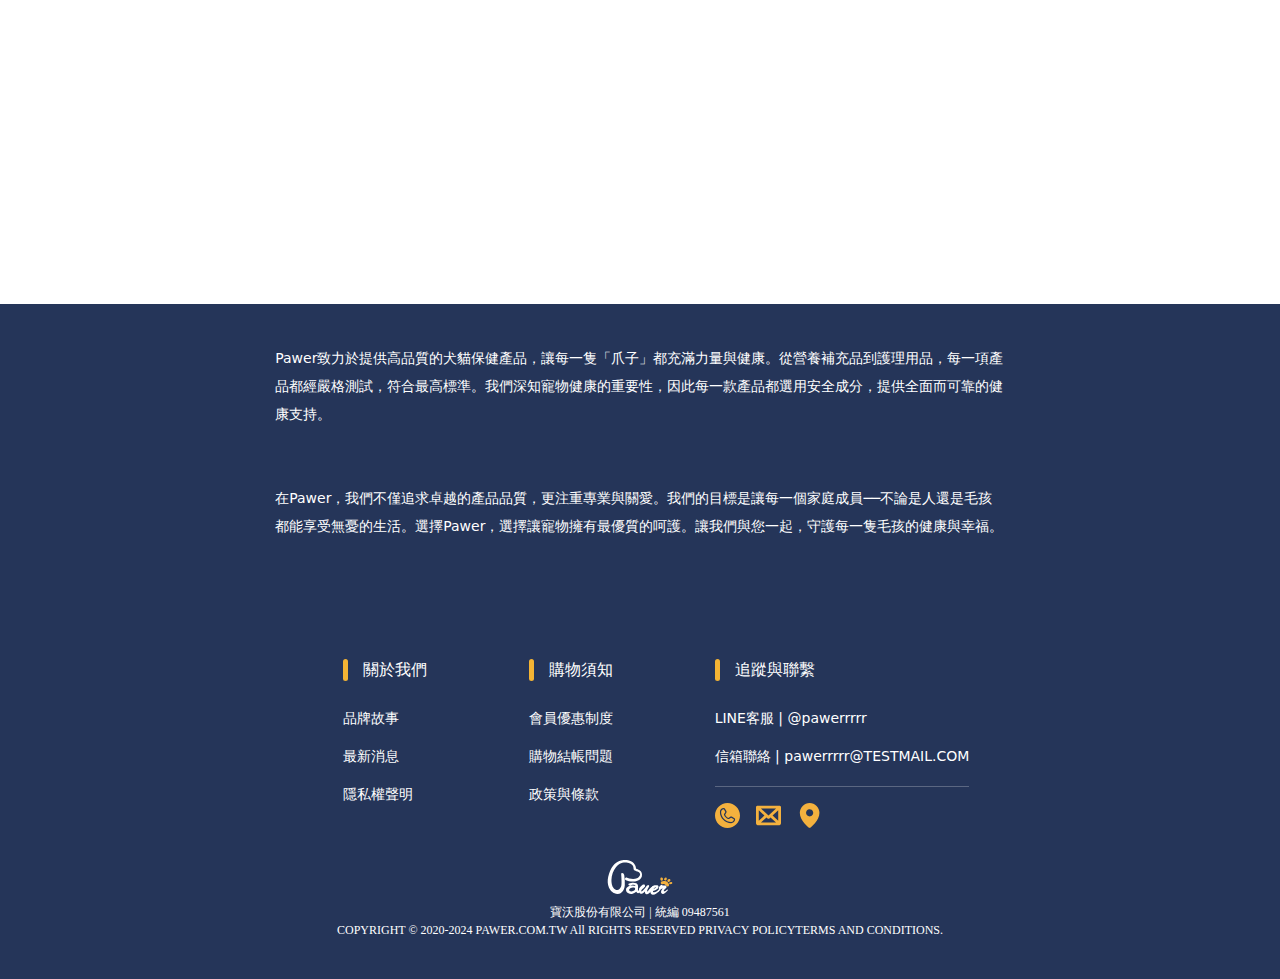
<file: product/productList.html>
<!DOCTYPE html>
<html lang="en">
  <head>
    <meta charset="UTF-8" />
    <meta name="viewport" content="width=device-width, initial-scale=1.0" />
    <link href="/assets/webIcon.png" rel="shortcut icon" />
    <title>index</title>
    <link
      href="https://cdn.jsdelivr.net/npm/bootstrap@5.3.3/dist/css/bootstrap.min.css"
      rel="stylesheet"
      integrity="sha384-QWTKZyjpPEjISv5WaRU9OFeRpok6YctnYmDr5pNlyT2bRjXh0JMhjY6hW+ALEwIH"
      crossorigin="anonymous"
    />
    <link rel="stylesheet" href="/productStyle/productList.css" />
    <link rel="stylesheet" href="/productStyle/header.css" />
    <link rel="stylesheet" href="/productStyle/footer.css" />
    <link rel="stylesheet" href="/productStyle/productBtn.css" />
  </head>

  <body>
    <header>
      <div class="navbar">
        <div class="navbar-leftbtn">
          <div class="navbar-rwd-listbar">
            <svg
              xmlns="http://www.w3.org/2000/svg"
              width="25"
              height="25"
              viewBox="0 0 25 25"
              fill="none"
            >
              <path
                fill-rule="evenodd"
                clip-rule="evenodd"
                d="M2 21C2 20.7348 2.10536 20.4804 2.29289 20.2929C2.48043 20.1054 2.73478 20 3 20H23C23.2652 20 23.5196 20.1054 23.7071 20.2929C23.8946 20.4804 24 20.7348 24 21C24 21.2652 23.8946 21.5196 23.7071 21.7071C23.5196 21.8946 23.2652 22 23 22H3C2.73478 22 2.48043 21.8946 2.29289 21.7071C2.10536 21.5196 2 21.2652 2 21ZM2 13C2 12.7348 2.10536 12.4804 2.29289 12.2929C2.48043 12.1054 2.73478 12 3 12H23C23.2652 12 23.5196 12.1054 23.7071 12.2929C23.8946 12.4804 24 12.7348 24 13C24 13.2652 23.8946 13.5196 23.7071 13.7071C23.5196 13.8946 23.2652 14 23 14H3C2.73478 14 2.48043 13.8946 2.29289 13.7071C2.10536 13.5196 2 13.2652 2 13ZM2 5C2 4.73478 2.10536 4.48043 2.29289 4.29289C2.48043 4.10536 2.73478 4 3 4H23C23.2652 4 23.5196 4.10536 23.7071 4.29289C23.8946 4.48043 24 4.73478 24 5C24 5.26522 23.8946 5.51957 23.7071 5.70711C23.5196 5.89464 23.2652 6 23 6H3C2.73478 6 2.48043 5.89464 2.29289 5.70711C2.10536 5.51957 2 5.26522 2 5Z"
                fill="white"
              />
            </svg>
          </div>
          <a href="" class="navbar-logo">
            <!-- <img src="./images/icon/LOGO.svg" alt=""> -->
            <svg xmlns="http://www.w3.org/2000/svg" width="115" height="64" viewBox="0 0 66 35" fill="none">
              <path d="M10.5014 33.9354C8.47762 33.9354 6.4898 33.18 5.04728 31.8613C4.30648 31.1842 2.91257 29.7015 1.90968 27.3765C0.593978 24.3275 0.343519 20.849 1.16464 17.0372C2.23623 12.0634 3.79605 8.44389 6.07554 5.64458C10.0459 0.768006 15.0762 0.0146287 17.7203 0H17.8957C20.2312 0 22.0669 0.246598 24.5323 1.5078C26.2718 2.39806 27.5696 3.82227 28.3875 5.74176C28.6105 6.26526 29.0174 7.73022 28.9878 8.45956C28.9814 8.61734 29.0554 8.68317 29.3862 8.81065C31.6086 9.6727 31.8326 9.83048 32.4974 10.2996C32.603 10.3738 32.7203 10.4564 32.8598 10.5525C34.4112 11.612 34.8223 12.8053 35.0072 14.5075C35.3327 17.5084 33.3217 19.1719 32.0937 19.8961C30.7663 20.6797 29.1167 21.4091 26.07 21.4457C25.9463 21.4467 25.8237 21.4477 25.7012 21.4477C22.9429 21.4477 20.8663 21.0475 18.9662 20.1521C18.851 20.0977 18.739 20.0361 18.6334 19.9682C18.5446 19.9107 18.4622 19.8616 18.3892 19.8166C17.8566 19.4927 17.6178 19.3026 18.0194 18.5345C18.255 18.0842 18.8024 17.5586 19.5686 17.5586C19.8022 17.5586 20.0399 17.6077 20.2767 17.7059C20.4732 17.7874 20.6698 17.8763 20.8611 17.963C21.3451 18.1814 21.8027 18.3883 22.2655 18.4896C23.7503 18.8125 24.9709 18.963 26.1048 18.963C27.4861 18.963 28.751 18.7362 29.9737 18.2691C31.3835 17.73 32.9042 16.3685 33.0807 14.8095C33.198 13.774 32.6664 12.8314 31.5441 12.0854C30.8646 11.634 30.0488 11.4104 29.2615 11.1951C28.2237 10.9109 27.243 10.6424 26.8309 9.86287C26.6153 9.45431 26.5804 8.95798 26.5402 8.38328C26.4367 6.90161 26.3088 5.05839 22.9831 3.48999C21.5068 2.79303 19.4312 2.50464 18.6481 2.50464H18.5953C13.7299 2.58719 11.3616 4.30919 8.91513 7.25583C6.25202 10.4637 4.58018 15.1908 4.4428 19.9013C4.38151 22.0099 4.78943 26.1321 6.70961 28.2072C7.52968 29.0944 8.9035 30.0411 10.3006 30.0411C11.928 30.0411 13.2712 28.7475 14.1864 26.2982C14.8522 24.5177 14.4601 18.5262 14.3121 16.2713C14.2709 15.6443 14.2551 15.3873 14.2604 15.3068C14.2889 14.8607 14.2329 14.5514 14.1874 14.3027C14.1145 13.9004 14.0564 13.5838 14.5055 13.2254C14.7359 13.0415 15.0276 12.9412 15.3267 12.9412C15.7399 12.9412 16.1393 13.1313 16.4521 13.4772C16.9383 14.0153 17.212 14.6809 17.3134 15.5712C17.6949 18.9201 18.0183 22.1969 17.7879 25.4644C17.5544 28.7715 16.1309 31.3535 13.5565 33.1392C12.8147 33.6543 11.7304 33.9375 10.5035 33.9375L10.5014 33.9354Z" fill="white"/>
              <path d="M24.0292 33.9354C22.1217 33.9354 20.5481 33.2593 19.7111 32.0817C19.0623 31.1685 18.8594 29.877 19.1933 28.7913C19.3825 28.1759 20.2966 26.1205 24.0926 25.4978C24.4699 25.4361 24.8915 25.4048 25.3459 25.4048C26.5243 25.4048 27.7163 25.6137 28.4381 25.9366C28.4032 25.8363 28.3546 25.7151 28.2944 25.5855C28.0524 25.062 27.3242 24.7371 26.3932 24.7371C26.2685 24.7371 26.1406 24.7433 26.0128 24.7548C24.9285 24.8551 24.4223 25.0871 24.0154 25.2752C23.7216 25.41 23.468 25.527 23.1129 25.527C22.891 25.527 22.648 25.4821 22.3457 25.387L22.332 25.3828L22.3193 25.3766C21.7444 25.1038 21.4231 24.7893 21.364 24.4445C21.3365 24.2836 21.3555 24.0412 21.6017 23.7987C21.8025 23.6013 22.6089 23.2805 22.9671 23.1561C23.7386 22.8886 24.5407 22.7277 25.3512 22.6776C25.6471 22.6587 25.9145 22.6504 26.1681 22.6504C27.339 22.6504 28.2796 22.8458 29.3131 23.3024C30.242 23.7131 30.8592 24.6284 31.0061 25.8144C31.0642 26.2825 31.041 27.1247 31.0156 28.017C30.9871 29.0337 30.9406 30.715 31.1213 31.0149C31.5028 30.9825 31.6021 30.763 31.9572 29.8456C32.1432 29.365 32.3979 28.7056 32.8079 27.8551C32.846 27.7757 32.9263 27.6095 33.0954 27.6095C33.1619 27.6095 33.2264 27.6388 33.2708 27.6889C33.4103 27.8457 33.405 28.2636 33.0964 30.7296C33.0763 30.8884 33.0573 31.0379 33.0415 31.1737L33.0647 31.203C33.1345 31.2886 33.1218 31.3461 33.0668 31.5864C32.9812 31.9668 32.9516 32.0953 32.7646 32.0953H32.7382C32.2996 32.8267 31.8029 33.1966 31.2576 33.1966C31.1551 33.1966 31.0505 33.183 30.948 33.1559C30.1469 32.9469 30.0201 32.8006 29.6597 32.2771C29.5858 32.1695 29.5023 32.0472 29.3955 31.9009C29.3173 31.7944 29.2666 31.7662 29.2508 31.7662C29.1937 31.7662 29.0584 31.8863 28.9496 31.9825L28.8851 32.0389C27.8812 32.9156 26.7832 33.4955 25.6207 33.764C25.1303 33.8769 24.5798 33.9375 24.0292 33.9375V33.9354ZM25.9346 27.3765C24.3758 27.3765 22.7346 28.3002 22.1978 29.4789C22.0171 29.8759 22.0308 30.2636 22.2358 30.599C22.5359 31.0891 23.2154 31.4098 24.0556 31.459C24.1179 31.4621 24.1814 31.4642 24.2458 31.4642C25.4506 31.4642 26.929 30.8445 27.7628 29.9919C28.0608 29.6857 28.2024 29.1152 28.1137 28.5729C28.0513 28.1915 27.8896 27.9063 27.6677 27.7903C27.1425 27.5155 26.5581 27.3765 25.9335 27.3765H25.9346Z" fill="white"/>
              <path d="M60.539 26.4789C60.0307 26.4789 59.5562 26.2365 59.236 25.8123C59.1705 25.7255 59.106 25.6367 59.0416 25.549C58.9021 25.3577 58.7573 25.1602 58.6041 24.9816C57.97 24.2428 57.3771 23.9137 56.6839 23.9137C56.5032 23.9137 56.3098 23.9356 56.1079 23.9806C55.738 24.1174 55.4041 24.1874 55.1166 24.1874C54.4519 24.1874 54.0081 23.8311 53.8316 23.1582C53.7196 22.7308 53.7756 22.3306 53.9943 22.0005C54.2247 21.6525 54.6178 21.4184 55.104 21.3401C55.4052 21.292 55.6799 21.222 55.9452 21.1551C56.3436 21.0538 56.7547 20.9493 57.2419 20.9242C57.4321 20.9002 57.6234 20.8887 57.8094 20.8887C59.5731 20.8887 61.0082 21.9587 61.7459 23.8238C61.766 23.875 61.7871 23.9262 61.8082 23.9785C61.934 24.2878 62.0767 24.6378 62.0967 24.992C62.1306 25.6096 61.6518 26.2219 60.9839 26.4162C60.8392 26.458 60.6902 26.48 60.5411 26.48L60.539 26.4789Z" fill="#F4B13E"/>
              <path d="M63.4179 24.3038C62.8124 24.3038 62.3696 23.9903 62.1403 23.3968L62.1286 23.3675L62.1265 23.3362C62.1075 23.0603 62.2238 22.7657 62.4478 22.5285C62.7944 22.1617 63.3535 21.959 64.0224 21.959C64.0435 21.959 64.0985 21.959 64.0985 21.959H64.1101C64.8668 22.0562 65.1637 22.1544 65.2863 22.8022C65.3983 23.3936 65.0633 23.9213 64.4726 24.0843C64.4356 24.0948 64.3923 24.1084 64.3416 24.124C64.1165 24.1951 63.7762 24.3027 63.4169 24.3027L63.4179 24.3038Z" fill="#F4B13E"/>
              <path d="M54.7438 20.7007C54.2292 20.7007 53.7515 20.3757 53.5814 19.9097C53.4736 19.6129 53.3478 19.1563 53.3637 18.66C53.3869 17.938 53.9375 17.3936 54.6445 17.3936C54.6931 17.3936 54.7417 17.3967 54.7903 17.4009C55.5438 17.4803 56.0247 18.0947 55.9591 18.894C55.9549 18.9463 55.9475 18.9985 55.9412 19.0424L55.9369 19.0706V19.3799C55.9348 20.0361 55.5787 20.5304 55.007 20.6704C54.9235 20.6913 54.8347 20.7017 54.7449 20.7017L54.7438 20.7007Z" fill="#F4B13E"/>
              <path d="M61.5676 21.982C61.4133 21.982 61.2675 21.9527 61.1365 21.8963C60.775 21.7385 60.4274 21.3174 60.3618 20.9559C60.2784 20.4992 60.6292 19.9789 60.7381 19.8305C60.9198 19.5829 61.1904 19.424 61.4514 19.2704C61.4979 19.2433 61.5444 19.215 61.5898 19.1879C61.7885 19.0667 62.0104 19.0029 62.2313 19.0029C62.896 19.0029 63.4191 19.5484 63.4212 20.2432C63.4223 20.6163 63.2247 21.0269 62.8802 21.3696C62.4934 21.7531 62.003 21.982 61.5687 21.982H61.5676Z" fill="#F4B13E"/>
              <path d="M58.2735 20.5907C57.6193 20.5907 57.0582 20.0327 57.0466 19.3723C57.0328 18.549 57.8878 17.5176 58.5969 17.502H58.6254C59.2901 17.502 59.8206 18.0369 59.8322 18.7193C59.847 19.5771 59.0301 20.574 58.2988 20.5907H58.2735Z" fill="#F4B13E"/>
              <path d="M40.0109 34.2665C39.7995 34.2665 39.5892 34.2372 39.3842 34.1798C39.0238 34.0784 38.7269 33.9771 38.4627 33.6897L38.4532 33.6782C38.4363 33.6573 38.4193 33.6364 38.4014 33.6155C38.1615 33.3271 37.9142 33.0293 37.9692 31.4254C37.8529 31.5445 37.7293 31.6741 37.6025 31.8078C36.7465 32.7075 35.6823 33.8276 34.7629 33.8276C34.7396 33.8276 34.7174 33.8276 34.6942 33.8255C33.3489 33.7545 31.7933 32.9666 31.843 30.9824C31.8926 29.1506 32.533 27.5363 33.6448 26.437C35.2923 24.7892 36.1811 24.5781 36.7708 24.5781C36.8511 24.5781 36.924 24.5823 36.9906 24.5854L37.0508 24.5886C37.3626 24.6022 37.6099 24.7066 37.7853 24.9C38.1245 25.2719 38.0886 25.8592 38.0674 26.2103C38.0632 26.274 38.06 26.3283 38.06 26.3712C38.06 26.8989 37.3573 27.4547 36.4685 28.158C35.4825 28.9375 34.3655 29.8204 34.2947 30.6501C34.2715 30.9291 34.3708 31.1872 34.6001 31.4411C34.6065 31.4484 34.616 31.4588 34.653 31.4588C35.3166 31.4588 37.3752 29.0723 38.5176 27.5676C38.5367 27.5446 38.5662 27.5028 38.6096 27.4422C39.7572 25.8498 40.6439 25.0755 41.3213 25.0755C41.5855 25.0755 41.9511 25.1946 42.19 25.761C42.4161 26.298 40.8732 28.7055 40.8584 28.7306C40.3913 29.4432 40.0912 30.4296 40.0912 31.2436C40.0912 31.301 40.107 31.487 40.3142 31.487C40.5372 31.487 40.87 31.045 41.3319 30.4327C41.8518 29.7441 42.563 28.8016 43.679 27.6972L43.6874 27.6888L43.697 27.6815C45.9912 25.8905 46.7056 25.6492 47.1019 25.6492C47.42 25.6492 47.569 25.8299 47.6673 25.9501C47.7487 26.0483 47.7688 26.064 47.8184 26.064C47.8882 26.064 48.1006 26.064 48.1376 26.2552C48.1777 26.46 48.0139 26.5237 47.5785 26.6961C47.3334 26.7923 46.7606 27.018 46.6845 27.1413C46.5228 27.4015 46.341 27.7066 46.1307 28.0608C44.7537 30.3826 42.4499 34.2696 40.0119 34.2696L40.0109 34.2665Z" fill="white"/>
              <path d="M45.9777 34.6869C44.177 34.6869 43.322 33.0976 43.2734 31.5218C43.2174 29.6953 43.8547 27.9211 44.977 26.7759C45.9397 25.7947 47.2491 25.2754 48.7634 25.2754C49.0689 25.2754 49.3869 25.2963 49.7103 25.337L49.7737 25.3454C50.4776 25.4342 51.5417 25.568 51.5417 26.6306C51.5417 27.5815 50.8199 29.4059 46.0158 30.9931L45.983 31.3547C45.963 31.6013 46.0221 31.7956 46.1627 31.9461C46.3614 32.1582 46.7365 32.2804 47.1909 32.2804C48.5965 32.2804 50.3307 30.9043 51.4773 29.9931C51.5956 29.8991 51.7098 29.8092 51.8176 29.7246L52.0775 29.5208L52.3851 30.804L52.3153 30.8844C50.7174 32.7235 48.2139 34.6889 45.9788 34.6889L45.9777 34.6869ZM49.0953 27.059C48.216 27.2879 47.0567 28.0862 46.3709 29.3453C48.0491 28.6275 49.091 27.3704 49.1058 27.1134C49.1058 27.0852 49.0995 27.0674 49.0953 27.059Z" fill="white"/>
              <path d="M55.7976 34.0735C54.6922 34.0735 54.0306 33.0819 54.0306 32.1237C54.0306 30.6985 54.9818 29.5679 55.8388 28.571L54.0528 28.9618C53.423 29.9169 52.6441 30.6556 51.8896 31.3714C51.674 31.5762 51.45 31.7883 51.2344 32.0015L50.874 32.3578V30.4853L50.9522 30.4226C51.3992 30.0653 51.8114 29.6316 52.2331 29.0715C51.9044 28.9514 51.7649 28.6902 51.7649 28.2335C51.7649 26.4875 54.186 24.7676 54.8592 24.7676C55.1963 24.7676 55.4816 25.0393 55.4816 25.3611C55.4816 25.4959 55.4605 25.6234 55.4288 25.7393C55.7659 25.6913 56.0787 25.6453 56.363 25.6035C57.2412 25.4739 57.8752 25.3799 58.2906 25.3799C58.5051 25.3799 58.7703 25.4008 58.9098 25.5669C59.2734 26.0215 59.4562 26.4248 59.5059 26.8762V26.8877L59.5069 26.8992C59.5069 27.6839 59.0187 28.082 58.503 28.5031L58.4702 28.5303C58.0718 28.8699 56.7624 30.0548 56.7624 30.9472C56.7624 31.1864 57.0298 31.3714 57.2602 31.3714C57.9397 31.3714 58.95 30.5156 59.6866 29.8908C59.9159 29.6964 60.1325 29.5125 60.3111 29.3787L60.5827 29.175L60.8258 30.4435L60.7571 30.5198C60.0861 31.27 57.2792 34.0735 55.7955 34.0735H55.7976Z" fill="white"/>
            </svg>
          </a>
        </div>
        <div class="navbar-list">
          <a href="">貓貓商品</a>
          <a href="">狗狗商品</a>
          <a href="">部落格專區</a>
          <a href="">萌寵聚會</a>
          <a href="">寵物溝通</a>
        </div>
        <div class="navbar-rightbtn">
          <a class="navbar-member">
            <!-- <img src="./images/icon/member.svg" alt=""> -->
            <svg
              xmlns="http://www.w3.org/2000/svg"
              width="25"
              height="25"
              viewBox="0 0 40 40"
              fill="none"
            >
              <path
                fill-rule="evenodd"
                clip-rule="evenodd"
                d="M21.6927 18.8099C25.1278 18.1043 27.7112 15.0638 27.7112 11.4198C27.7112 7.25313 24.3335 3.87537 20.1668 3.87537C16.0001 3.87537 12.6223 7.25313 12.6223 11.4198C12.6223 15.0014 15.118 18 18.4652 18.7716C5.86281 19.1289 4 25.4935 4 34.7115C17.9368 36.4298 24.069 36.4298 36.3334 34.7115C36.3334 25.7253 33.5633 19.4507 21.6927 18.8099ZM25.7112 11.4198C25.7112 14.4819 23.2289 16.9643 20.1668 16.9643C17.1047 16.9643 14.6223 14.4819 14.6223 11.4198C14.6223 8.3577 17.1047 5.87537 20.1668 5.87537C23.2289 5.87537 25.7112 8.3577 25.7112 11.4198ZM34.2932 32.9713C23.8802 34.3508 17.9145 34.3452 6.02799 32.9419C6.15675 29.1294 6.75196 26.3388 8.26532 24.4091C9.90829 22.314 13.0497 20.7557 19.6092 20.7557C26.157 20.7557 29.6517 22.3107 31.5857 24.4992C33.3063 26.4463 34.1122 29.2435 34.2932 32.9713Z"
                fill="white"
              />
            </svg>
          </a>
          <button class="navbar-cart">
            <!-- <img src="./images/icon/cart.svg" alt=""> -->
            <svg
              xmlns="http://www.w3.org/2000/svg"
              width="25"
              height="25"
              viewBox="0 0 40 40"
              fill="none"
            >
              <path
                d="M25.9856 28.6919H7.78285C7.17444 28.6919 6.64416 28.158 6.64416 27.4406C6.64416 26.7232 7.17444 26.1893 7.78285 26.1893H25.7204C26.6095 26.1893 27.1554 25.5219 27.2958 24.5043L29.8538 5.93531C30.0098 4.65068 30.4465 4 32.0375 4H37.5124C38.1363 4 38.6666 4.58393 38.6666 5.25128C38.6666 5.93531 38.1363 6.51925 37.5124 6.51925H32.2403L29.7446 24.838C29.4171 27.207 28.2472 28.6919 25.9856 28.6919ZM28.8556 22.7524H7.75157C5.47433 22.7524 4.30449 21.2509 3.97693 18.8652L2.7291 10.0395C2.69795 9.82262 2.66668 9.55568 2.66668 9.40552C2.66668 8.60471 3.22823 8.05414 4.08607 8.05414H30.2126L30.197 10.5734H5.31833L6.42574 18.5648C6.55059 19.5993 7.06529 20.2499 7.98556 20.2499H28.8867L28.8556 22.7524ZM24.7533 36.8001C23.3495 36.8001 22.2264 35.6156 22.2264 34.0974C22.2264 32.5959 23.3495 31.3946 24.7533 31.3946C26.1727 31.3946 27.2958 32.5959 27.2958 34.0974C27.2958 35.6156 26.1727 36.8001 24.7533 36.8001ZM10.1692 36.8001C8.74983 36.8001 7.62685 35.6156 7.62685 34.0974C7.62685 32.5959 8.74983 31.3946 10.1692 31.3946C11.5731 31.3946 12.7117 32.5959 12.7117 34.0974C12.7117 35.6156 11.5731 36.8001 10.1692 36.8001Z"
                fill="#F9F9F8"
              />
            </svg>
          </button>
        </div>
      </div>
    </header>
    <main>
      <div class="container">
        <div class="row">
          <div class="productList-crumb-wei col-sm-9 col-5">
            <a href="">首頁</a>
            /
            <a class="active" href="">商品總覽</a>
          </div>
        </div>
      </div>
    </main>
    <footer>
      <div class="footer-wrapper">
        <div class="footer-section">
          <div class="footer-col">
            <div class="footer-col footer-endcontent footer-left-content-text">
              <p>Pawer致力於提供高品質的犬貓保健產品，讓每一隻「爪子」都充滿力量與健康。從營養補充品到護理用品，每一項產品都經嚴格測試，符合最高標準。我們深知寵物健康的重要性，因此每一款產品都選用安全成分，提供全面而可靠的健康支持。<br /><br /><br />在Pawer，我們不僅追求卓越的產品品質，更注重專業與關愛。我們的目標是讓每一個家庭成員──不論是人還是毛孩都能享受無憂的生活。選擇Pawer，選擇讓寵物擁有最優質的呵護。讓我們與您一起，守護每一隻毛孩的健康與幸福。</p>
            </div>
            <div class="footer-col">
              <div class="footer-box">
                <ul>
                  <li class="title">關於我們</li>
                  <li>品牌故事</li>
                  <li>最新消息</li>
                  <li>隱私權聲明</li>
                </ul>
              </div>
              <div class="footer-box">
                <ul>
                  <li class="title">購物須知</li>
                  <li>會員優惠制度</li>
                  <li>購物結帳問題</li>
                  <li>政策與條款</li>
                </ul>
              </div>
              <div class="footer-box">
                <ul>
                  <li class="title">追蹤與聯繫</li>
                  <li>LINE客服 | @pawerrrrr</li>
                  <li>信箱聯絡 | pawerrrrr@TESTMAIL.COM</li>
                  <hr />
                  <li class="footer-icon">
                    <svg
                      xmlns="http://www.w3.org/2000/svg"
                      width="25"
                      height="25"
                      viewBox="0 0 80 80"
                      fill="none"
                    >
                      <path
                        d="M43.1154 51.5594C43.6887 51.5256 44.2453 51.3535 44.7376 51.0579L51.7025 46.8792L60.5559 51.9381C60.4836 54.2412 59.5206 56.4265 57.8697 58.0339C56.2187 59.6414 54.0084 60.5456 51.7042 60.5563H51.6586C47.4464 60.5563 43.2756 59.7259 39.3846 58.1126C35.4937 56.4992 31.9589 54.1347 28.9826 51.1541C26.0063 48.1735 23.6468 44.6355 22.039 40.7422C20.4312 36.849 19.6067 32.677 19.6127 28.4648C19.6234 26.1606 20.5276 23.9503 22.1351 22.2994C23.7425 20.6484 25.9278 19.6854 28.2309 19.6132L33.2898 28.4665L29.1111 35.4314C28.8156 35.9238 28.6436 36.4804 28.6097 37.0538C28.5759 37.6271 28.6813 38.2001 28.9168 38.7238C31.4187 44.2927 35.8765 48.7504 41.4454 51.2522C41.9691 51.4879 42.5421 51.5933 43.1154 51.5594Z"
                        fill="#F4B13E"
                      />
                      <path
                        fill-rule="evenodd"
                        clip-rule="evenodd"
                        d="M40 80C62.0914 80 80 62.0914 80 40C80 17.9086 62.0914 0 40 0C17.9086 0 0 17.9086 0 40C0 62.0914 17.9086 80 40 80ZM28.1101 15.7441C29.542 15.6992 30.8816 16.4488 31.5924 17.6927L36.6513 26.5461C37.3459 27.7616 37.33 29.2575 36.6097 30.4581L32.5146 37.2835C34.6178 41.8713 38.2983 45.5517 42.886 47.6549L49.7114 43.5598C50.9119 42.8395 52.4079 42.8236 53.6234 43.5182L62.4768 48.5771C63.7207 49.2879 64.4703 50.6275 64.4254 52.0594C64.3217 55.3646 62.9398 58.5006 60.5705 60.8074C58.2012 63.1142 55.0294 64.4119 51.7227 64.4272L51.7047 64.4273H51.659C46.9381 64.4272 42.2634 63.4965 37.9025 61.6883C33.5415 59.8801 29.5798 57.2299 26.244 53.8893C22.9081 50.5488 20.2636 46.5833 18.4616 42.2198C16.6596 37.8562 15.7355 33.1803 15.7422 28.4593L15.7423 28.4468C15.7576 25.1401 17.0552 21.9683 19.3621 19.599C21.6689 17.2297 24.8049 15.8478 28.1101 15.7441Z"
                        fill="#F4B13E"
                      />
                    </svg>
                    <svg
                      xmlns="http://www.w3.org/2000/svg"
                      width="25"
                      height="25"
                      viewBox="0 0 80 80"
                      fill="none"
                    >
                      <path
                        d="M79.9946 13.3358C79.9926 13.2554 79.9885 13.175 79.9823 13.0949C79.977 13.0263 79.9702 12.9583 79.9618 12.8908C79.9526 12.8157 79.9409 12.741 79.9277 12.6663C79.9152 12.5957 79.9018 12.5258 79.8861 12.4565C79.87 12.3858 79.8513 12.3157 79.8318 12.2457C79.8121 12.1756 79.7918 12.1062 79.7689 12.0377C79.7463 11.9693 79.7208 11.902 79.6947 11.8347C79.6683 11.7671 79.6416 11.7001 79.6121 11.6342C79.5826 11.5684 79.5508 11.5035 79.5179 11.4388C79.485 11.3738 79.4513 11.3096 79.4153 11.2465C79.3801 11.1848 79.3426 11.1241 79.3043 11.0638C79.2636 10.9998 79.2216 10.9369 79.1779 10.8752C79.1385 10.8197 79.0975 10.7649 79.0551 10.711C79.0053 10.6474 78.9539 10.5854 78.9008 10.5248C78.8769 10.4974 78.8565 10.4682 78.8317 10.4413C78.8108 10.4185 78.7876 10.3991 78.7665 10.3769C78.7118 10.3196 78.6552 10.2646 78.5977 10.2104C78.5462 10.1618 78.4945 10.1138 78.4411 10.0681C78.387 10.0219 78.3312 9.97802 78.2749 9.93434C78.2147 9.88767 78.1547 9.8413 78.0926 9.79808C78.0378 9.75983 77.981 9.72437 77.9244 9.68857C77.859 9.64725 77.7937 9.60602 77.7266 9.5684C77.6671 9.53495 77.6056 9.50475 77.5443 9.474C77.4779 9.44073 77.4117 9.40727 77.3441 9.37743C77.2772 9.34813 77.2088 9.32236 77.1405 9.29623C77.0754 9.27146 77.0108 9.24623 76.9448 9.22462C76.8726 9.20084 76.799 9.18085 76.7253 9.16078C76.6596 9.14287 76.5943 9.12488 76.5281 9.11004C76.4551 9.09367 76.3809 9.08083 76.3064 9.06819C76.2359 9.05616 76.1654 9.04448 76.0943 9.03581C76.0247 9.0274 75.9545 9.02171 75.8838 9.01656C75.8051 9.01077 75.7265 9.00634 75.6474 9.00462C75.6165 9.00398 75.5867 9 75.5555 9H4.44444C4.41388 9 4.38422 9.00398 4.35366 9.00461C4.27354 9.00624 4.19379 9.01076 4.11386 9.01673C4.0446 9.02179 3.97571 9.02731 3.90733 9.03554C3.83464 9.0444 3.7623 9.05633 3.68996 9.06872C3.61744 9.0812 3.5451 9.09368 3.47366 9.10959C3.40548 9.12478 3.33821 9.14341 3.27057 9.16186C3.19878 9.18149 3.12716 9.20083 3.057 9.22398C2.989 9.24622 2.92227 9.27217 2.85517 9.29776C2.7888 9.32317 2.72243 9.34813 2.65769 9.3767C2.58788 9.40726 2.51989 9.44162 2.45171 9.47589C2.39221 9.50573 2.33271 9.53503 2.27502 9.5674C2.2063 9.60583 2.13957 9.64806 2.07266 9.69036C2.01732 9.72536 1.96198 9.75999 1.90827 9.79733C1.84552 9.8411 1.78456 9.88803 1.72382 9.93532C1.66812 9.97854 1.61296 10.0218 1.55961 10.0675C1.50572 10.1135 1.45364 10.1619 1.40174 10.2109C1.34441 10.265 1.28817 10.3198 1.23373 10.3768C1.21239 10.399 1.18924 10.4184 1.16827 10.4412C1.14349 10.4682 1.12306 10.4974 1.09918 10.5248C1.04602 10.5855 0.994596 10.6475 0.944922 10.711C0.902604 10.765 0.861673 10.8198 0.822129 10.8752C0.778363 10.9368 0.736408 10.9998 0.695719 11.0638C0.657378 11.1241 0.619945 11.1848 0.584678 11.2464C0.548693 11.3095 0.515048 11.3738 0.482141 11.4387C0.449226 11.5034 0.417396 11.5684 0.387919 11.6344C0.358441 11.7001 0.331678 11.7669 0.305456 11.8343C0.279233 11.9018 0.253733 11.9693 0.230948 12.0376C0.208159 12.1062 0.187904 12.1757 0.168193 12.2457C0.148663 12.3157 0.130044 12.3858 0.113941 12.4565C0.0982074 12.5257 0.0848221 12.5957 0.0723443 12.6662C0.0591443 12.7409 0.047389 12.8156 0.0381668 12.8908C0.0296655 12.9583 0.0228533 13.0263 0.0177299 13.0948C0.0114015 13.1751 0.00730225 13.2555 0.00543312 13.3358C0.00470349 13.3723 0 13.4077 0 13.4444V63.8148C0.0006064 64.8445 0.216651 65.8627 0.634247 66.8039C1.05184 67.7451 1.66175 68.5885 2.42477 69.2799L2.42514 69.2803C3.78421 70.5286 5.5621 71.2215 7.40741 71.2222H72.5926C74.4372 71.2215 76.2145 70.5291 77.5734 69.2817L77.5787 69.2769C78.3406 68.5855 78.9497 67.7424 79.3666 66.8018C79.7836 65.8611 79.9994 64.8437 80 63.8148V13.4444C80 13.4077 79.9953 13.3723 79.9946 13.3358ZM8.88889 23.5476L26.9582 40.1112L8.88889 56.6749V23.5476ZM43.5127 36.7878L43.5113 36.7892L40 40.0079L15.8702 17.8889H64.1298L43.5127 36.7878ZM33.5355 46.1403L36.9969 49.3133C37.8165 50.0647 38.8881 50.4815 40 50.4815C41.1119 50.4815 42.1835 50.0647 43.0031 49.3133L46.4647 46.1403L64.13 62.3333H15.8702L33.5355 46.1403ZM53.0418 40.1111L71.1111 23.5476V56.6745L53.0418 40.1111Z"
                        fill="#F4B13E"
                      />
                    </svg>
                    <svg
                      xmlns="http://www.w3.org/2000/svg"
                      width="25"
                      height="25"
                      viewBox="0 0 80 80"
                      fill="none"
                    >
                      <path
                        d="M40.4286 0C32.0962 0.00988651 24.108 3.32428 18.2161 9.21613C12.3243 15.108 9.00989 23.0962 9 31.4286C9 58.3203 37.5714 78.6328 38.7879 79.4838C39.2691 79.8198 39.8417 80 40.4286 80C41.0154 80 41.5881 79.8198 42.0692 79.4838C43.2857 78.6328 71.8571 58.3203 71.8571 31.4286C71.8473 23.0962 68.5329 15.108 62.641 9.21613C56.7491 3.32428 48.7609 0.00988556 40.4286 0ZM40.4307 20.001C42.691 20.001 44.9006 20.6713 46.78 21.9271C48.6595 23.1829 50.1243 24.9678 50.9893 27.0561C51.8543 29.1444 52.0806 31.4423 51.6396 33.6592C51.1987 35.8761 50.1102 37.9125 48.5119 39.5108C46.9136 41.1091 44.8772 42.1976 42.6603 42.6386C40.4433 43.0796 38.1454 42.8532 36.0571 41.9882C33.9688 41.1232 32.1839 39.6584 30.9282 37.779C29.6724 35.8996 29.0021 33.69 29.0021 31.4296C29.0021 29.9288 29.2976 28.4426 29.872 27.056C30.4463 25.6694 31.2881 24.4095 32.3493 23.3483C33.4106 22.287 34.6705 21.4452 36.0571 20.8709C37.4437 20.2966 38.9298 20.001 40.4307 20.001Z"
                        fill="#F4B13E"
                      />
                    </svg>
                  </li>
                </ul>
              </div>
            </div>
          </div>
        </div>
        <div class="footer-section-svg">
          <div class="footer-col-svg powerSvg">
            <svg xmlns="http://www.w3.org/2000/svg" width="66" height="35" viewBox="0 0 66 35" fill="none">
              <path d="M10.5014 33.9354C8.47762 33.9354 6.4898 33.18 5.04728 31.8613C4.30648 31.1842 2.91257 29.7015 1.90968 27.3765C0.593978 24.3275 0.343519 20.849 1.16464 17.0372C2.23623 12.0634 3.79605 8.44389 6.07554 5.64458C10.0459 0.768006 15.0762 0.0146287 17.7203 0H17.8957C20.2312 0 22.0669 0.246598 24.5323 1.5078C26.2718 2.39806 27.5696 3.82227 28.3875 5.74176C28.6105 6.26526 29.0174 7.73022 28.9878 8.45956C28.9814 8.61734 29.0554 8.68317 29.3862 8.81065C31.6086 9.6727 31.8326 9.83048 32.4974 10.2996C32.603 10.3738 32.7203 10.4564 32.8598 10.5525C34.4112 11.612 34.8223 12.8053 35.0072 14.5075C35.3327 17.5084 33.3217 19.1719 32.0937 19.8961C30.7663 20.6797 29.1167 21.4091 26.07 21.4457C25.9463 21.4467 25.8237 21.4477 25.7012 21.4477C22.9429 21.4477 20.8663 21.0475 18.9662 20.1521C18.851 20.0977 18.739 20.0361 18.6334 19.9682C18.5446 19.9107 18.4622 19.8616 18.3892 19.8166C17.8566 19.4927 17.6178 19.3026 18.0194 18.5345C18.255 18.0842 18.8024 17.5586 19.5686 17.5586C19.8022 17.5586 20.0399 17.6077 20.2767 17.7059C20.4732 17.7874 20.6698 17.8763 20.8611 17.963C21.3451 18.1814 21.8027 18.3883 22.2655 18.4896C23.7503 18.8125 24.9709 18.963 26.1048 18.963C27.4861 18.963 28.751 18.7362 29.9737 18.2691C31.3835 17.73 32.9042 16.3685 33.0807 14.8095C33.198 13.774 32.6664 12.8314 31.5441 12.0854C30.8646 11.634 30.0488 11.4104 29.2615 11.1951C28.2237 10.9109 27.243 10.6424 26.8309 9.86287C26.6153 9.45431 26.5804 8.95798 26.5402 8.38328C26.4367 6.90161 26.3088 5.05839 22.9831 3.48999C21.5068 2.79303 19.4312 2.50464 18.6481 2.50464H18.5953C13.7299 2.58719 11.3616 4.30919 8.91513 7.25583C6.25202 10.4637 4.58018 15.1908 4.4428 19.9013C4.38151 22.0099 4.78943 26.1321 6.70961 28.2072C7.52968 29.0944 8.9035 30.0411 10.3006 30.0411C11.928 30.0411 13.2712 28.7475 14.1864 26.2982C14.8522 24.5177 14.4601 18.5262 14.3121 16.2713C14.2709 15.6443 14.2551 15.3873 14.2604 15.3068C14.2889 14.8607 14.2329 14.5514 14.1874 14.3027C14.1145 13.9004 14.0564 13.5838 14.5055 13.2254C14.7359 13.0415 15.0276 12.9412 15.3267 12.9412C15.7399 12.9412 16.1393 13.1313 16.4521 13.4772C16.9383 14.0153 17.212 14.6809 17.3134 15.5712C17.6949 18.9201 18.0183 22.1969 17.7879 25.4644C17.5544 28.7715 16.1309 31.3535 13.5565 33.1392C12.8147 33.6543 11.7304 33.9375 10.5035 33.9375L10.5014 33.9354Z" fill="white"/>
              <path d="M24.0292 33.9354C22.1217 33.9354 20.5481 33.2593 19.7111 32.0817C19.0623 31.1685 18.8594 29.877 19.1933 28.7913C19.3825 28.1759 20.2966 26.1205 24.0926 25.4978C24.4699 25.4361 24.8915 25.4048 25.3459 25.4048C26.5243 25.4048 27.7163 25.6137 28.4381 25.9366C28.4032 25.8363 28.3546 25.7151 28.2944 25.5855C28.0524 25.062 27.3242 24.7371 26.3932 24.7371C26.2685 24.7371 26.1406 24.7433 26.0128 24.7548C24.9285 24.8551 24.4223 25.0871 24.0154 25.2752C23.7216 25.41 23.468 25.527 23.1129 25.527C22.891 25.527 22.648 25.4821 22.3457 25.387L22.332 25.3828L22.3193 25.3766C21.7444 25.1038 21.4231 24.7893 21.364 24.4445C21.3365 24.2836 21.3555 24.0412 21.6017 23.7987C21.8025 23.6013 22.6089 23.2805 22.9671 23.1561C23.7386 22.8886 24.5407 22.7277 25.3512 22.6776C25.6471 22.6587 25.9145 22.6504 26.1681 22.6504C27.339 22.6504 28.2796 22.8458 29.3131 23.3024C30.242 23.7131 30.8592 24.6284 31.0061 25.8144C31.0642 26.2825 31.041 27.1247 31.0156 28.017C30.9871 29.0337 30.9406 30.715 31.1213 31.0149C31.5028 30.9825 31.6021 30.763 31.9572 29.8456C32.1432 29.365 32.3979 28.7056 32.8079 27.8551C32.846 27.7757 32.9263 27.6095 33.0954 27.6095C33.1619 27.6095 33.2264 27.6388 33.2708 27.6889C33.4103 27.8457 33.405 28.2636 33.0964 30.7296C33.0763 30.8884 33.0573 31.0379 33.0415 31.1737L33.0647 31.203C33.1345 31.2886 33.1218 31.3461 33.0668 31.5864C32.9812 31.9668 32.9516 32.0953 32.7646 32.0953H32.7382C32.2996 32.8267 31.8029 33.1966 31.2576 33.1966C31.1551 33.1966 31.0505 33.183 30.948 33.1559C30.1469 32.9469 30.0201 32.8006 29.6597 32.2771C29.5858 32.1695 29.5023 32.0472 29.3955 31.9009C29.3173 31.7944 29.2666 31.7662 29.2508 31.7662C29.1937 31.7662 29.0584 31.8863 28.9496 31.9825L28.8851 32.0389C27.8812 32.9156 26.7832 33.4955 25.6207 33.764C25.1303 33.8769 24.5798 33.9375 24.0292 33.9375V33.9354ZM25.9346 27.3765C24.3758 27.3765 22.7346 28.3002 22.1978 29.4789C22.0171 29.8759 22.0308 30.2636 22.2358 30.599C22.5359 31.0891 23.2154 31.4098 24.0556 31.459C24.1179 31.4621 24.1814 31.4642 24.2458 31.4642C25.4506 31.4642 26.929 30.8445 27.7628 29.9919C28.0608 29.6857 28.2024 29.1152 28.1137 28.5729C28.0513 28.1915 27.8896 27.9063 27.6677 27.7903C27.1425 27.5155 26.5581 27.3765 25.9335 27.3765H25.9346Z" fill="white"/>
              <path d="M60.539 26.4789C60.0307 26.4789 59.5562 26.2365 59.236 25.8123C59.1705 25.7255 59.106 25.6367 59.0416 25.549C58.9021 25.3577 58.7573 25.1602 58.6041 24.9816C57.97 24.2428 57.3771 23.9137 56.6839 23.9137C56.5032 23.9137 56.3098 23.9356 56.1079 23.9806C55.738 24.1174 55.4041 24.1874 55.1166 24.1874C54.4519 24.1874 54.0081 23.8311 53.8316 23.1582C53.7196 22.7308 53.7756 22.3306 53.9943 22.0005C54.2247 21.6525 54.6178 21.4184 55.104 21.3401C55.4052 21.292 55.6799 21.222 55.9452 21.1551C56.3436 21.0538 56.7547 20.9493 57.2419 20.9242C57.4321 20.9002 57.6234 20.8887 57.8094 20.8887C59.5731 20.8887 61.0082 21.9587 61.7459 23.8238C61.766 23.875 61.7871 23.9262 61.8082 23.9785C61.934 24.2878 62.0767 24.6378 62.0967 24.992C62.1306 25.6096 61.6518 26.2219 60.9839 26.4162C60.8392 26.458 60.6902 26.48 60.5411 26.48L60.539 26.4789Z" fill="#F4B13E"/>
              <path d="M63.4179 24.3038C62.8124 24.3038 62.3696 23.9903 62.1403 23.3968L62.1286 23.3675L62.1265 23.3362C62.1075 23.0603 62.2238 22.7657 62.4478 22.5285C62.7944 22.1617 63.3535 21.959 64.0224 21.959C64.0435 21.959 64.0985 21.959 64.0985 21.959H64.1101C64.8668 22.0562 65.1637 22.1544 65.2863 22.8022C65.3983 23.3936 65.0633 23.9213 64.4726 24.0843C64.4356 24.0948 64.3923 24.1084 64.3416 24.124C64.1165 24.1951 63.7762 24.3027 63.4169 24.3027L63.4179 24.3038Z" fill="#F4B13E"/>
              <path d="M54.7438 20.7007C54.2292 20.7007 53.7515 20.3757 53.5814 19.9097C53.4736 19.6129 53.3478 19.1563 53.3637 18.66C53.3869 17.938 53.9375 17.3936 54.6445 17.3936C54.6931 17.3936 54.7417 17.3967 54.7903 17.4009C55.5438 17.4803 56.0247 18.0947 55.9591 18.894C55.9549 18.9463 55.9475 18.9985 55.9412 19.0424L55.9369 19.0706V19.3799C55.9348 20.0361 55.5787 20.5304 55.007 20.6704C54.9235 20.6913 54.8347 20.7017 54.7449 20.7017L54.7438 20.7007Z" fill="#F4B13E"/>
              <path d="M61.5676 21.982C61.4133 21.982 61.2675 21.9527 61.1365 21.8963C60.775 21.7385 60.4274 21.3174 60.3618 20.9559C60.2784 20.4992 60.6292 19.9789 60.7381 19.8305C60.9198 19.5829 61.1904 19.424 61.4514 19.2704C61.4979 19.2433 61.5444 19.215 61.5898 19.1879C61.7885 19.0667 62.0104 19.0029 62.2313 19.0029C62.896 19.0029 63.4191 19.5484 63.4212 20.2432C63.4223 20.6163 63.2247 21.0269 62.8802 21.3696C62.4934 21.7531 62.003 21.982 61.5687 21.982H61.5676Z" fill="#F4B13E"/>
              <path d="M58.2735 20.5907C57.6193 20.5907 57.0582 20.0327 57.0466 19.3723C57.0328 18.549 57.8878 17.5176 58.5969 17.502H58.6254C59.2901 17.502 59.8206 18.0369 59.8322 18.7193C59.847 19.5771 59.0301 20.574 58.2988 20.5907H58.2735Z" fill="#F4B13E"/>
              <path d="M40.0109 34.2665C39.7995 34.2665 39.5892 34.2372 39.3842 34.1798C39.0238 34.0784 38.7269 33.9771 38.4627 33.6897L38.4532 33.6782C38.4363 33.6573 38.4193 33.6364 38.4014 33.6155C38.1615 33.3271 37.9142 33.0293 37.9692 31.4254C37.8529 31.5445 37.7293 31.6741 37.6025 31.8078C36.7465 32.7075 35.6823 33.8276 34.7629 33.8276C34.7396 33.8276 34.7174 33.8276 34.6942 33.8255C33.3489 33.7545 31.7933 32.9666 31.843 30.9824C31.8926 29.1506 32.533 27.5363 33.6448 26.437C35.2923 24.7892 36.1811 24.5781 36.7708 24.5781C36.8511 24.5781 36.924 24.5823 36.9906 24.5854L37.0508 24.5886C37.3626 24.6022 37.6099 24.7066 37.7853 24.9C38.1245 25.2719 38.0886 25.8592 38.0674 26.2103C38.0632 26.274 38.06 26.3283 38.06 26.3712C38.06 26.8989 37.3573 27.4547 36.4685 28.158C35.4825 28.9375 34.3655 29.8204 34.2947 30.6501C34.2715 30.9291 34.3708 31.1872 34.6001 31.4411C34.6065 31.4484 34.616 31.4588 34.653 31.4588C35.3166 31.4588 37.3752 29.0723 38.5176 27.5676C38.5367 27.5446 38.5662 27.5028 38.6096 27.4422C39.7572 25.8498 40.6439 25.0755 41.3213 25.0755C41.5855 25.0755 41.9511 25.1946 42.19 25.761C42.4161 26.298 40.8732 28.7055 40.8584 28.7306C40.3913 29.4432 40.0912 30.4296 40.0912 31.2436C40.0912 31.301 40.107 31.487 40.3142 31.487C40.5372 31.487 40.87 31.045 41.3319 30.4327C41.8518 29.7441 42.563 28.8016 43.679 27.6972L43.6874 27.6888L43.697 27.6815C45.9912 25.8905 46.7056 25.6492 47.1019 25.6492C47.42 25.6492 47.569 25.8299 47.6673 25.9501C47.7487 26.0483 47.7688 26.064 47.8184 26.064C47.8882 26.064 48.1006 26.064 48.1376 26.2552C48.1777 26.46 48.0139 26.5237 47.5785 26.6961C47.3334 26.7923 46.7606 27.018 46.6845 27.1413C46.5228 27.4015 46.341 27.7066 46.1307 28.0608C44.7537 30.3826 42.4499 34.2696 40.0119 34.2696L40.0109 34.2665Z" fill="white"/>
              <path d="M45.9777 34.6869C44.177 34.6869 43.322 33.0976 43.2734 31.5218C43.2174 29.6953 43.8547 27.9211 44.977 26.7759C45.9397 25.7947 47.2491 25.2754 48.7634 25.2754C49.0689 25.2754 49.3869 25.2963 49.7103 25.337L49.7737 25.3454C50.4776 25.4342 51.5417 25.568 51.5417 26.6306C51.5417 27.5815 50.8199 29.4059 46.0158 30.9931L45.983 31.3547C45.963 31.6013 46.0221 31.7956 46.1627 31.9461C46.3614 32.1582 46.7365 32.2804 47.1909 32.2804C48.5965 32.2804 50.3307 30.9043 51.4773 29.9931C51.5956 29.8991 51.7098 29.8092 51.8176 29.7246L52.0775 29.5208L52.3851 30.804L52.3153 30.8844C50.7174 32.7235 48.2139 34.6889 45.9788 34.6889L45.9777 34.6869ZM49.0953 27.059C48.216 27.2879 47.0567 28.0862 46.3709 29.3453C48.0491 28.6275 49.091 27.3704 49.1058 27.1134C49.1058 27.0852 49.0995 27.0674 49.0953 27.059Z" fill="white"/>
              <path d="M55.7976 34.0735C54.6922 34.0735 54.0306 33.0819 54.0306 32.1237C54.0306 30.6985 54.9818 29.5679 55.8388 28.571L54.0528 28.9618C53.423 29.9169 52.6441 30.6556 51.8896 31.3714C51.674 31.5762 51.45 31.7883 51.2344 32.0015L50.874 32.3578V30.4853L50.9522 30.4226C51.3992 30.0653 51.8114 29.6316 52.2331 29.0715C51.9044 28.9514 51.7649 28.6902 51.7649 28.2335C51.7649 26.4875 54.186 24.7676 54.8592 24.7676C55.1963 24.7676 55.4816 25.0393 55.4816 25.3611C55.4816 25.4959 55.4605 25.6234 55.4288 25.7393C55.7659 25.6913 56.0787 25.6453 56.363 25.6035C57.2412 25.4739 57.8752 25.3799 58.2906 25.3799C58.5051 25.3799 58.7703 25.4008 58.9098 25.5669C59.2734 26.0215 59.4562 26.4248 59.5059 26.8762V26.8877L59.5069 26.8992C59.5069 27.6839 59.0187 28.082 58.503 28.5031L58.4702 28.5303C58.0718 28.8699 56.7624 30.0548 56.7624 30.9472C56.7624 31.1864 57.0298 31.3714 57.2602 31.3714C57.9397 31.3714 58.95 30.5156 59.6866 29.8908C59.9159 29.6964 60.1325 29.5125 60.3111 29.3787L60.5827 29.175L60.8258 30.4435L60.7571 30.5198C60.0861 31.27 57.2792 34.0735 55.7955 34.0735H55.7976Z" fill="white"/>
            </svg>
          </div>
          <!-- <div>拋瓦股份有限公司 | 統編 09487561</div> -->
           <div>
            <div class="footer-down">
              寶沃股份有限公司 | 統編 09487561
              <br>
              COPYRIGHT © 2020-2024 PAWER.COM.TW All RIGHTS RESERVED PRIVACY POLICYTERMS AND CONDITIONS.
            </div>
           </div>
        </div>
      </div>
    </footer>
  </body>
</html>
</file>
<file: productStyle/header.css>
main {
  height: 200vh;
  margin-top: 104px;
}

header {
  width: 100%;
  position: fixed;
  top: 0;
  background: #253559;
  z-index: 5000;
}

.navbar {
  margin: 0 auto;
  padding: 0 56px;
  display: flex;
  justify-content: space-between;
  align-items: center;
}

@media (max-width: 992px) {
  .navbar {
    padding: 0 56px 0 30px;
  }
}

.navbar-leftbtn {
  display: flex;
  justify-content: start;
  align-items: center;

  .navbar-logo {
    display: flex;
    justify-content: start;
    align-items: center;
    margin: 20px;
    width: 100px;
  }

  .navbar-rwd-listbar {
    display: none;
    cursor: pointer;

    &:hover {
      svg {
        path {
          fill: #b1b1b1;
        }
      }
    }
  }

  @media (max-width: 992px) {
    .navbar-rwd-listbar {
      display: flex;
    }
  }
}

.navbar-rightbtn {
  display: flex;
  gap: 20px;

  .navbar-member,
  .navbar-cart {
    background: none;
    border: 0;
    padding: 0;
    cursor: pointer;
    /* 手形鼠標 */
    width: 30px;

    &:hover {
      svg {
        path {
          fill: #b1b1b1;
        }
      }
    }
  }
}

.navbar-list {
  display: flex;
  gap: 36px;

  a {
    font-size: 16px;
    text-decoration: none;
    position: relative;

    &:visited {
      color: white;
    }

    /* 底線 */
    &:hover::after {
      content: "";
      display: block;
      width: 50%;
      /* 底線依照原始比例寬度*/
      height: 5px;
      /* 粗細調整 */
      background-color: #f4b434;
      position: absolute;
      left: 50%;
      /* 置中 */
      transform: translateX(-50%);
      /* 使其居中 */
      bottom: -8px;
      /* 距離文字底部的位置 */
      border-radius: 10px;
      /* 圓滑的邊角 */
    }
  }
}

@media (max-width: 992px) {
  .navbar-list {
    display: none;
  }
}
@media (max-width: 576px) {
  .navbar {
    padding: 0 14px 0 14px;
  }
  .navbar-rightbtn{
    gap: 8px;
  }
}
</file>
<file: productStyle/footer.css>
footer {
  color: white;
  width: 100%;
  background: #253559;

  .footer-section {
    display: flex;
    flex-direction: column;
    justify-items: center;
    align-items: center;
    flex-wrap: wrap;
  }
  .footer-section-svg {
    display: flex;
    flex-direction: column;
    justify-items: center;
    align-items: center;
    flex-wrap: wrap;
  }

  .footer-col {
    display: flex;
    flex-direction: row;
    gap: 5em;
    /* 原本5rem改成12rem相似figma間距 */
    flex-wrap: wrap;
    margin: auto;
  }
}

.footer-col-svg {
  display: flex;
  flex-direction: row;
  gap: 5em;
  /* 原本5rem改成12rem相似figma間距 */
  flex-wrap: wrap;
  margin: auto;
}

.powerSvg {
  padding: 0px 0px 8px 0px;
}

.footer-wrapper {
  padding: 10px 56px;
  display: flex;
  flex-direction: column;
  gap: 1rem;
  font-size: 14px;
}

.footer-endcontent {
  max-width: 49.1rem;
  padding: 30px 28px;
}

.footer-top-wrapper {
  display: flex;
  justify-content: center;
}

/* 參考figma修改文字間距 */
.footer-left-content-text {
  line-height: 28px;
}

.footer-top-hr {
  width: 100%;
}

.footer-icon {
  display: flex;
  margin-top: 1rem;
  gap: 1rem;
}

.footer-box {
  /* 參考figma移除間距 margin-top */
  line-height: 28px;

  /* 參考figma修改間距 line-height */
  ul {
    list-style-type: none;

    li {
      margin-bottom: 10px;
    }

    .title {
      padding-left: 20px;
      margin-bottom: 20px;
      font-size: 16px;
      position: relative;

      &::before {
        content: "";
        position: absolute;
        left: 0;
        top: 10%;
        /* 調整線的上方距離 */
        height: 80%;
        /* 調整線的長度 */
        border-left: solid 5px #f4b434;
        border-radius: 20px;
      }
    }
  }
}

.footer-down {
  padding-bottom: 30px;
  text-align: center;
  font-family: ABeeZee;
  font-size: 12px;
  font-weight: 400;
}

@media (max-width: 576px) {
  footer > ul,
  li {
    display: none;
  }
  footer > div > div > div > div > p {
    display: none;
  }
  .footer-box {
    display: none;
  }
  .footer-col {
    display: none;
  }
  footer > div > div.footer-section {
    display: none;
  }
  .footer-wrapper {
    padding: 10px 0px 10px 0px;
  }
  .footer-down {
    padding-bottom: 10px;
  }
}
</file>
<file: productStyle/index.css>
.index {
  /* section-one */
  .bg-banner img {
    width: 100%;
    object-fit: cover;
  }
  .btnGap-wei {
    position: absolute;
    top: 25rem;
    left: 2.25rem;
    gap: 24px;
  }
  .btnPrimary-wei {
    padding: 14px 36px;
    gap: 10px;

    border-radius: 4px;
    border: 2px solid #22355c;
    background: #22355c;
    color: #fff;
    font-family: "Open Sans";
    font-size: 16px;
    font-weight: 500;
    &:hover {
      display: flex;
      padding: 14px 36px;
      justify-content: center;
      align-items: center;
      gap: 10px;
      border-radius: 4px;
      border: 2px solid #f4b13e;
      background: #f4b13e;
      color: #22355c;
      font-family: "Open Sans";
      font-size: 16px;
      font-style: normal;
      font-weight: 500;
    }
  }
  .btnWhite-wei {
    padding: 14px 36px;
    gap: 10px;
    border-radius: 4px;
    border: 2px solid #22355c;
    background: #fff;
    color: #22355c;
    font-family: "Open Sans";
    font-size: 16px;
    font-weight: 500;
    &:hover {
      display: flex;
      padding: 14px 36px;
      justify-content: center;
      align-items: center;
      border-radius: 4px;
      border: 2px solid #f4b13e;
      background: #f4b13e;
      color: #fff;
      font-family: "Open Sans";
      font-size: 16px;
      font-weight: 500;
    }
  }

  /* section-two */
  .height {
    height: 100%;
  }
  .rcat-wei{
    margin-top: 6rem;
    margin-left: 3rem;
  }
  .secms-4{
    margin-left: 1.5rem;
  }
  .textCaring-wei {
    color: #22355c;
    font-family: "Open Sans";
    font-size: 62px;
    font-weight: 800;
    line-height: 64px;
  }
  .textPaw-wei {
    color: #f4b13e;
    font-family: "Open Sans";
    font-size: 62px;
    font-style: normal;
    font-weight: 800;
    line-height: 64px;
  }
  .textLife-wei {
    margin-top: 1.5rem;
    color: #22355c;
    font-family: Roboto;
    font-size: 40px;
    font-weight: 700;
    line-height: 40px;
  }
  /* 關於 PAWER */
  .textCP-wei {
    margin-top: 5.5rem;
  }
  .sctNone-wei {
    display: flex;
  }
  .pdgap10-wei {
    margin-right: -1.5rem;
  }
  .mat50 {
    margin-top: 4.5rem;
  }
  .textAB-wei {
    color: #22355c;
    font-family: Roboto;
    font-size: 24px;
    font-weight: 700;
    line-height: 48px;
  }
  .textAB-content-wei {
    color: #646464;
    font-family: ABeeZee;
    font-size: 14px;
    font-weight: 400;
    line-height: 200%;
  }
  /* 服務 */
  .servings-wei{
    margin-top: -4rem;
  }
  .serving-wei {
    color: #f4b13e;
    font-family: ABeeZee;
    font-size: 14px;
    font-weight: 400;
    line-height: 200%;
    white-space: nowrap;
  }
  .serving-content-wei {
    color: #646464;
    font-family: ABeeZee;
    font-size: 14px;
    font-weight: 400;
    line-height: 200%;
    white-space: nowrap;
  }
  .serving-contents-wei {
    color: #646464;
    font-family: ABeeZee;
    font-size: 14px;
    font-weight: 400;
    line-height: 200%;
    white-space: normal;
  }

  /* 願景 */
  @media (max-width:1600px) {
    .secms-4{
      margin-left: 0rem;
    }
    .rcat-wei{
      margin-top: 6rem;
      margin-left: 0rem;
    }
  }
  /* media 1440 */
  @media (max-width: 1440px) {
    .serving-wei {
      color: #f4b13e;
      font-family: ABeeZee;
      font-size: 14px;
      font-weight: 400;
      line-height: 200%;
      white-space: normal;
    }
    .serving-content-wei {
      color: #646464;
      font-family: ABeeZee;
      font-size: 14px;
      font-weight: 400;
      line-height: 200%;
      white-space: normal;
    }
  }
  /* media 1320 */
  @media (max-width: 1320px) {
    .serving-wei {
      color: #f4b13e;
      font-family: ABeeZee;
      font-size: 14px;
      font-weight: 400;
      line-height: 200%;
      white-space: normal;
    }
    .serving-content-wei {
      color: #646464;
      font-family: ABeeZee;
      font-size: 14px;
      font-weight: 400;
      line-height: 200%;
      white-space: normal;
    }
  }
  /* media 1200 */
  @media (max-width: 1200px) {
    .textCP-wei {
      margin-top: 9.5rem;
    }
  }
  /* media 992*/
  @media (max-width: 992px) {
    /* section-one */
    .bg-banner img {
      margin-top: 1rem;
      content: url(/assets/RWD992aboutBanner.png);
      width: 100%;
      object-fit: cover;
    }
    .btnGap-wei {
      position: absolute;
      top: 30rem;
      left: 13.75rem;
      gap: 24px;
    }
    .sctNone-wei {
      display: block;
    }
    .pdgap10-wei {
      margin-right: 0rem;
    }
  }

  /* media 768*/
  @media (max-width: 768px) {
    /* section-one */
    .bg-banner img {
      margin-top: 1rem;
      content: url(/assets/RWD768aboutBanner.png);
      width: 100%;
      object-fit: cover;
    }
    .btnGap-wei {
      position: absolute;
      top: 23rem;
      left: 7.75rem;
      gap: 24px;
    }
    /* section-two */
    .textCaring-wei {
      color: #22355c;
      font-family: "Open Sans";
      font-size: 40px;
      font-weight: 700;
      line-height: 40px;
    }
    .textPaw-wei {
      color: #f4b13e;
      font-family: "Open Sans";
      font-size: 40px;
      font-style: normal;
      font-weight: 700;
      line-height: 40px;
    }
    .textLife-wei {
      color: #22355c;
      font-family: Roboto;
      font-size: 24px;
      font-weight: 700;
      line-height: 0px;
    }
    .rcat-wei img {
      content: url(/assets/RWDrightCat.png);
      width: 100%;
      object-fit: cover;
    }
    .rcat-wei{
      margin-top: 0rem;
    }
  }

  /* media 576*/
  @media (max-width: 576px) {
    /* section-one */
    .btnGap-wei {
      position: absolute;
      top: 17rem;
      left: 2.75rem;
      gap: 24px;
    }
    .rcat-wei img {
      content: url(/assets/RWDrightCat.png);
      width: 100%;
      object-fit: cover;
    }
  }
}
</file>
<file: productStyle/productList.css>
.productList-crumb-wei {
  font-family: Inter;
  font-size: 14px;
  font-weight: 500;
  line-height: 21px;
  padding: 24px 36px;
  a {
    color: #707070;
  }

  a:link {
    text-decoration: none;
  }

  a:hover {
    color: #253559;
  }

  a.active {
    color: #253559;
  }
}
</file>
<file: productStyle/productBtn.css>
.productList-sortSelect-wei {
  color: #707070;
  margin-top: 1.35rem;
  height: 32px;
  padding: 3px 23px;
  border-radius: 30px;
  border: 1px solid #bfbfbf;
  background: var(--Miscellaneous-Floating-Tab---Pill-Fill, #fff);
}
.productList-perpage-wei {
  color: #707070;
  margin-top: 1.35rem;
  height: 32px;
  padding: 3px 23px;
  border-radius: 30px;
  border: 1px solid #bfbfbf;
  background: var(--Miscellaneous-Floating-Tab---Pill-Fill, #fff);
}

@media (max-width: 576px) {
  .productList-perpage-wei {
    width: 64px;
    font-size: 12px;
    font-weight: 400;
  }
  .productList-sortSelect-wei{
    width: 80px;
    font-size: 12px;
    font-weight: 400;
  }
  .productList-sortSvg-wei{
    width: 10px;
    height: 10px;
  }
}
</file>
